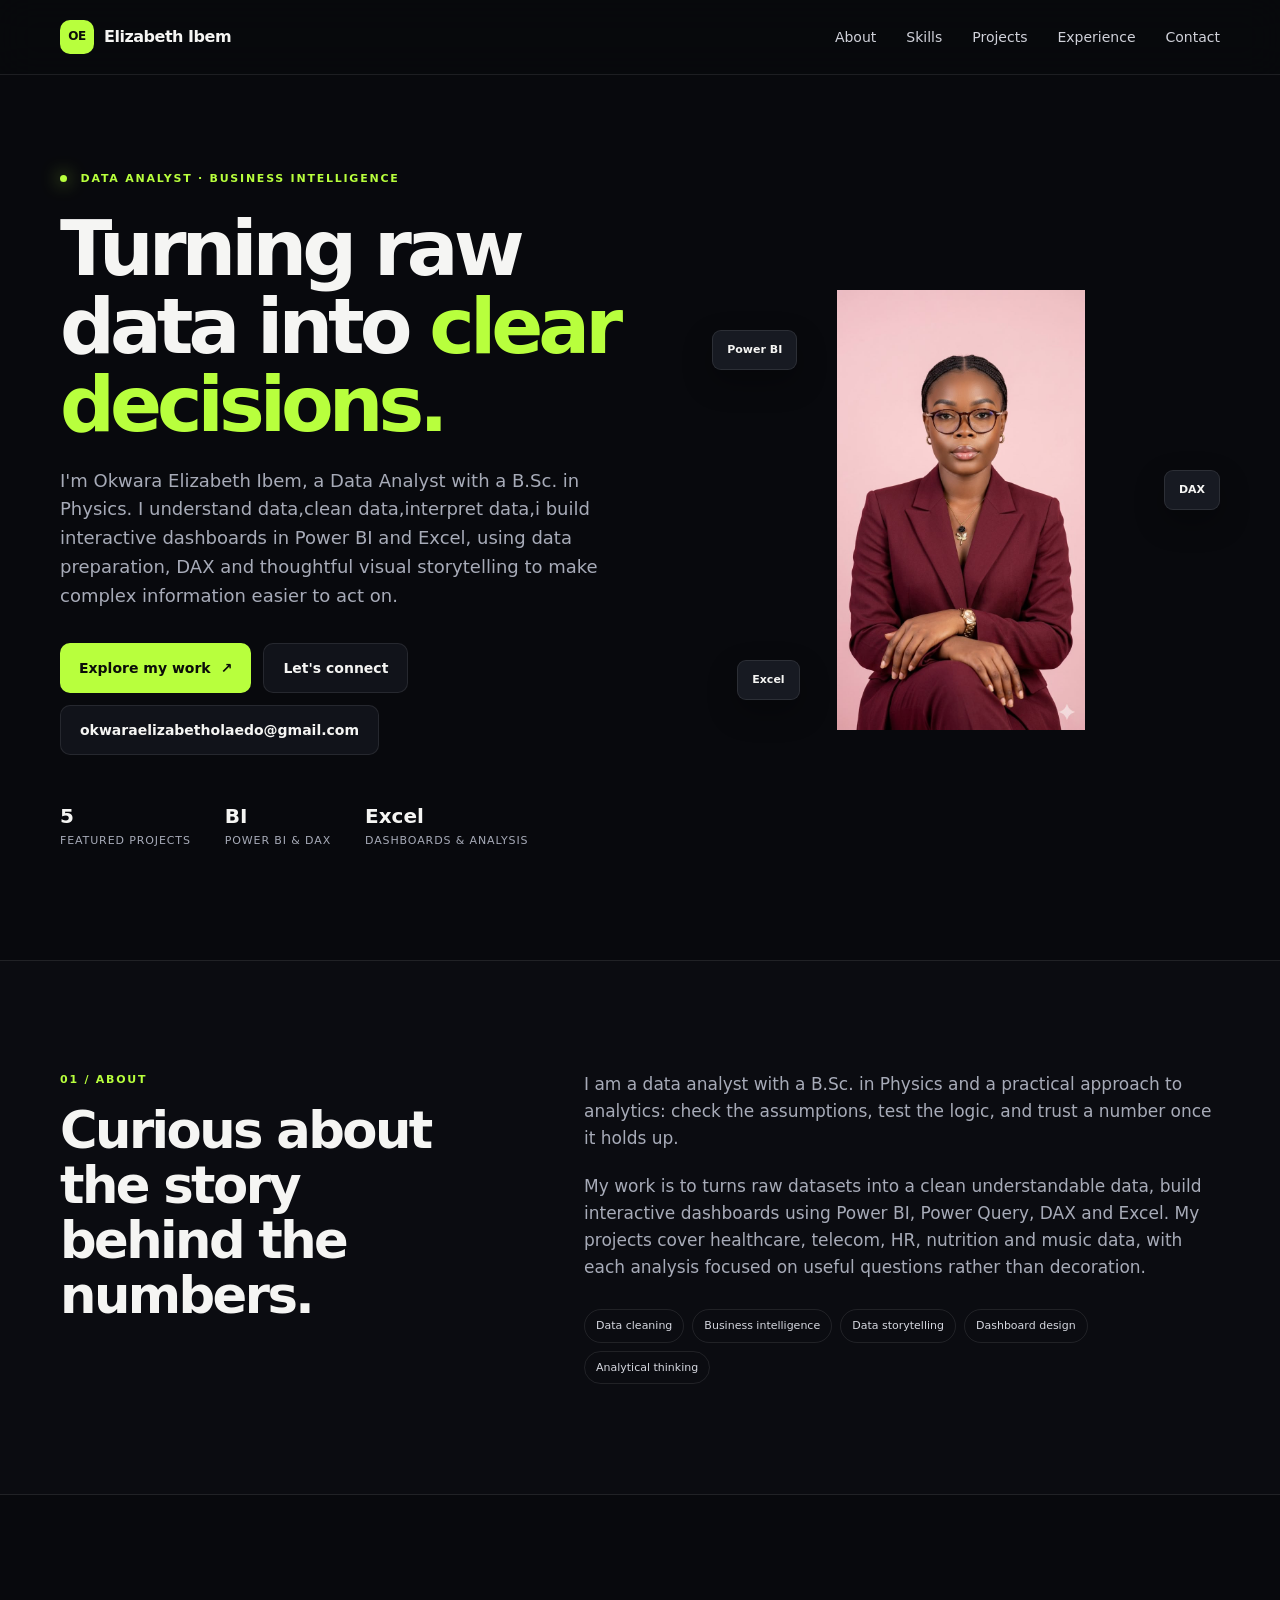
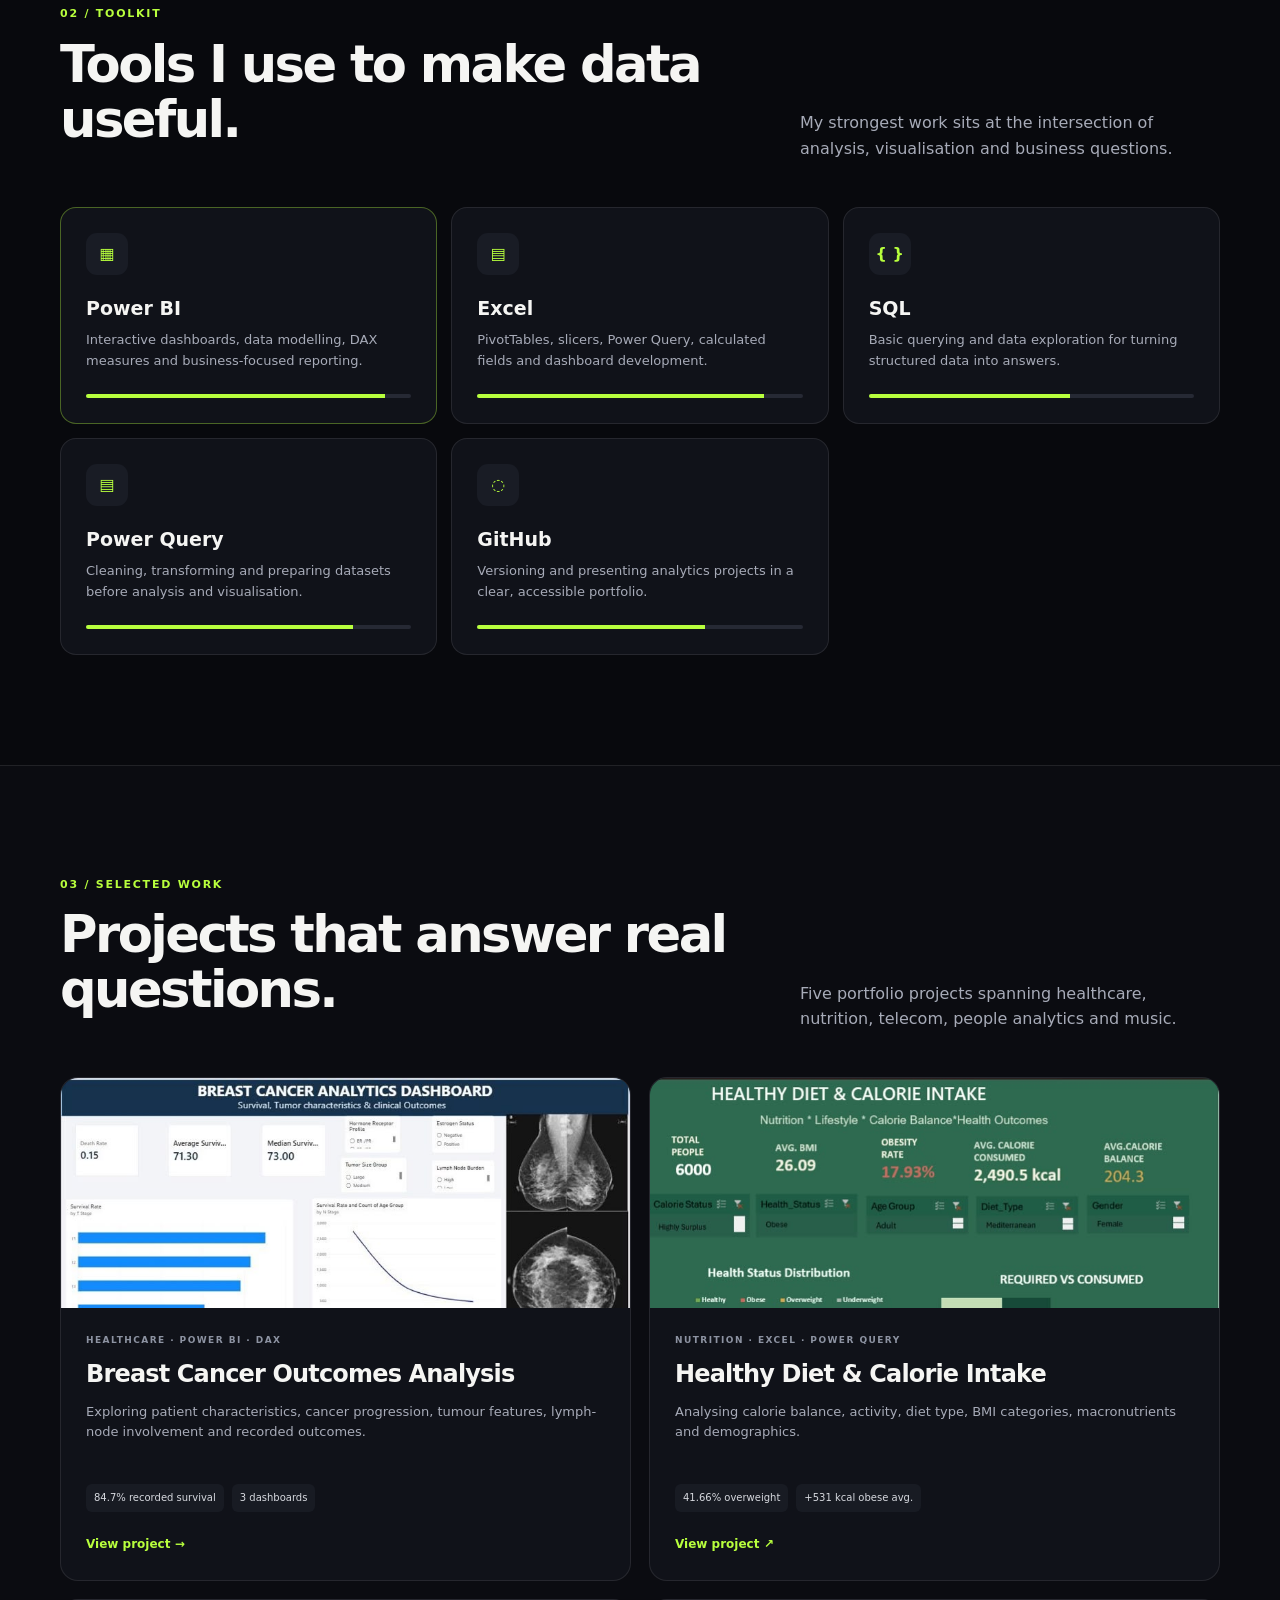
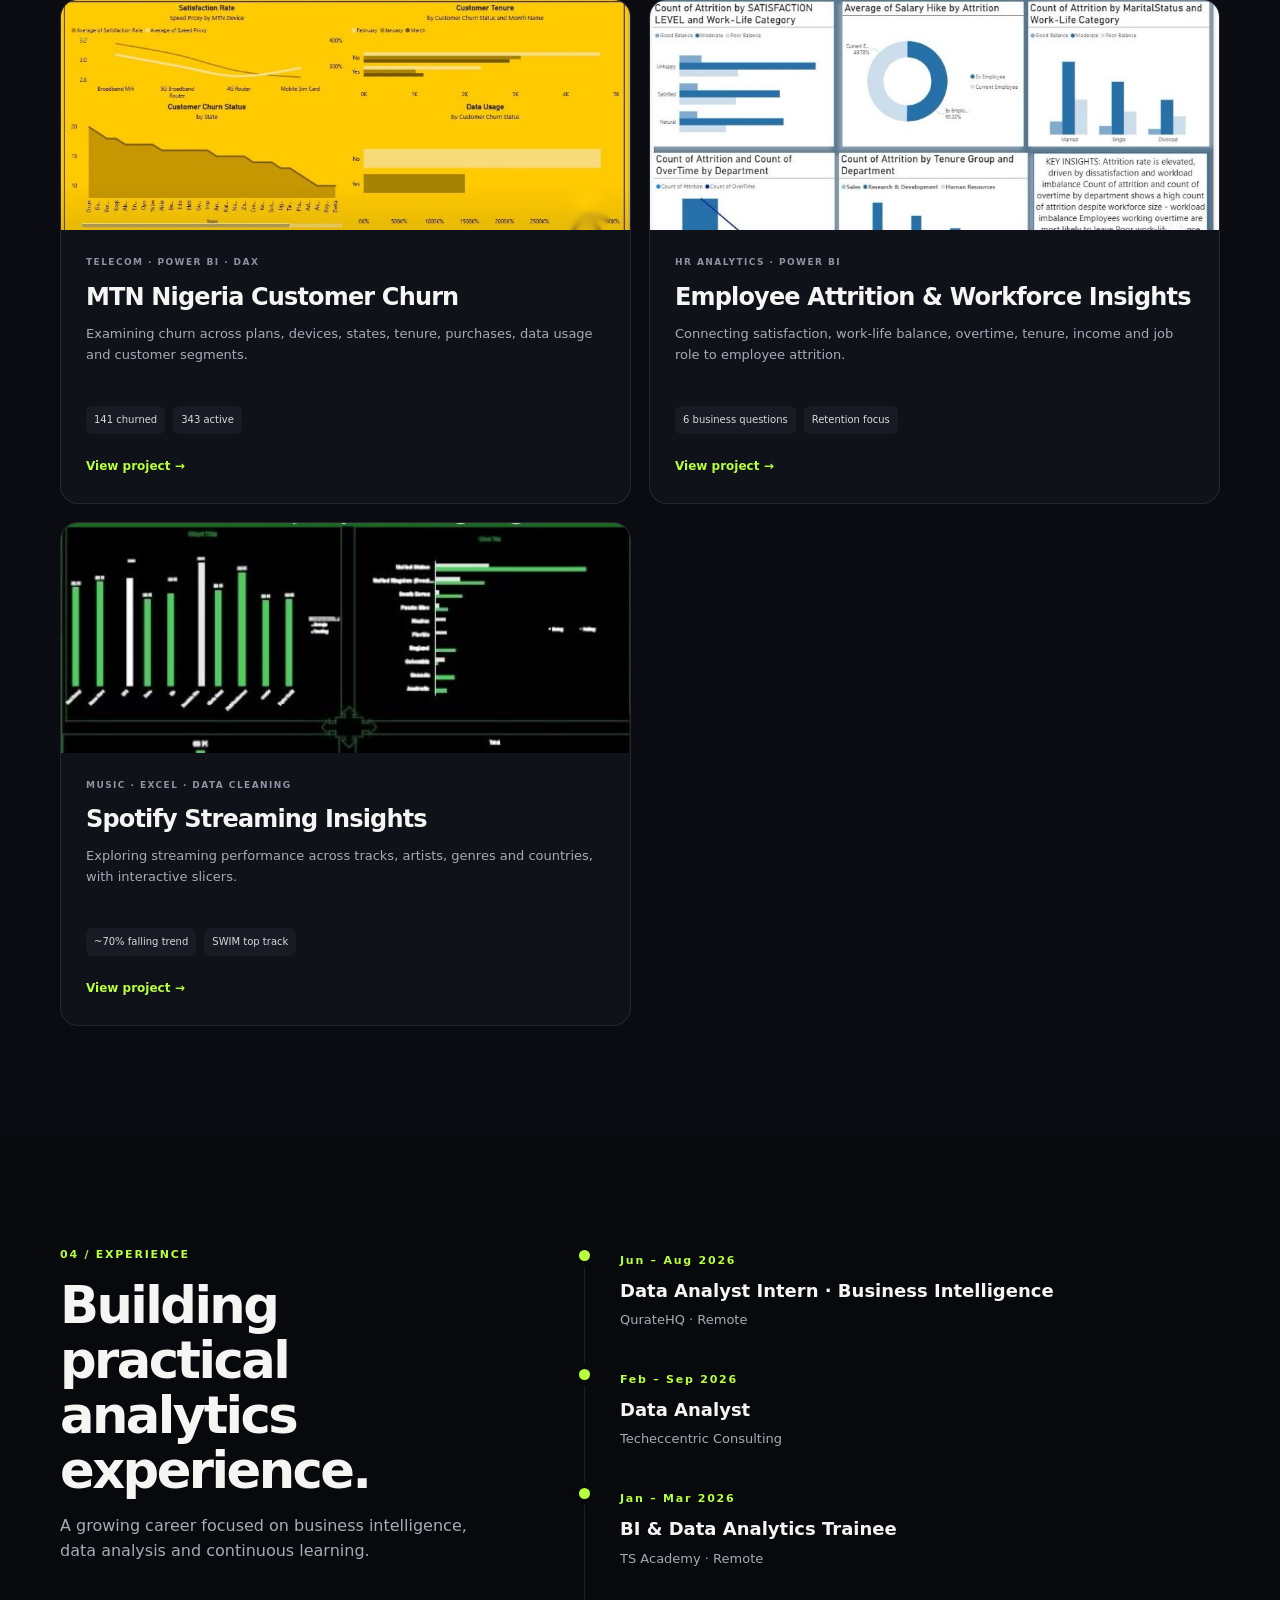
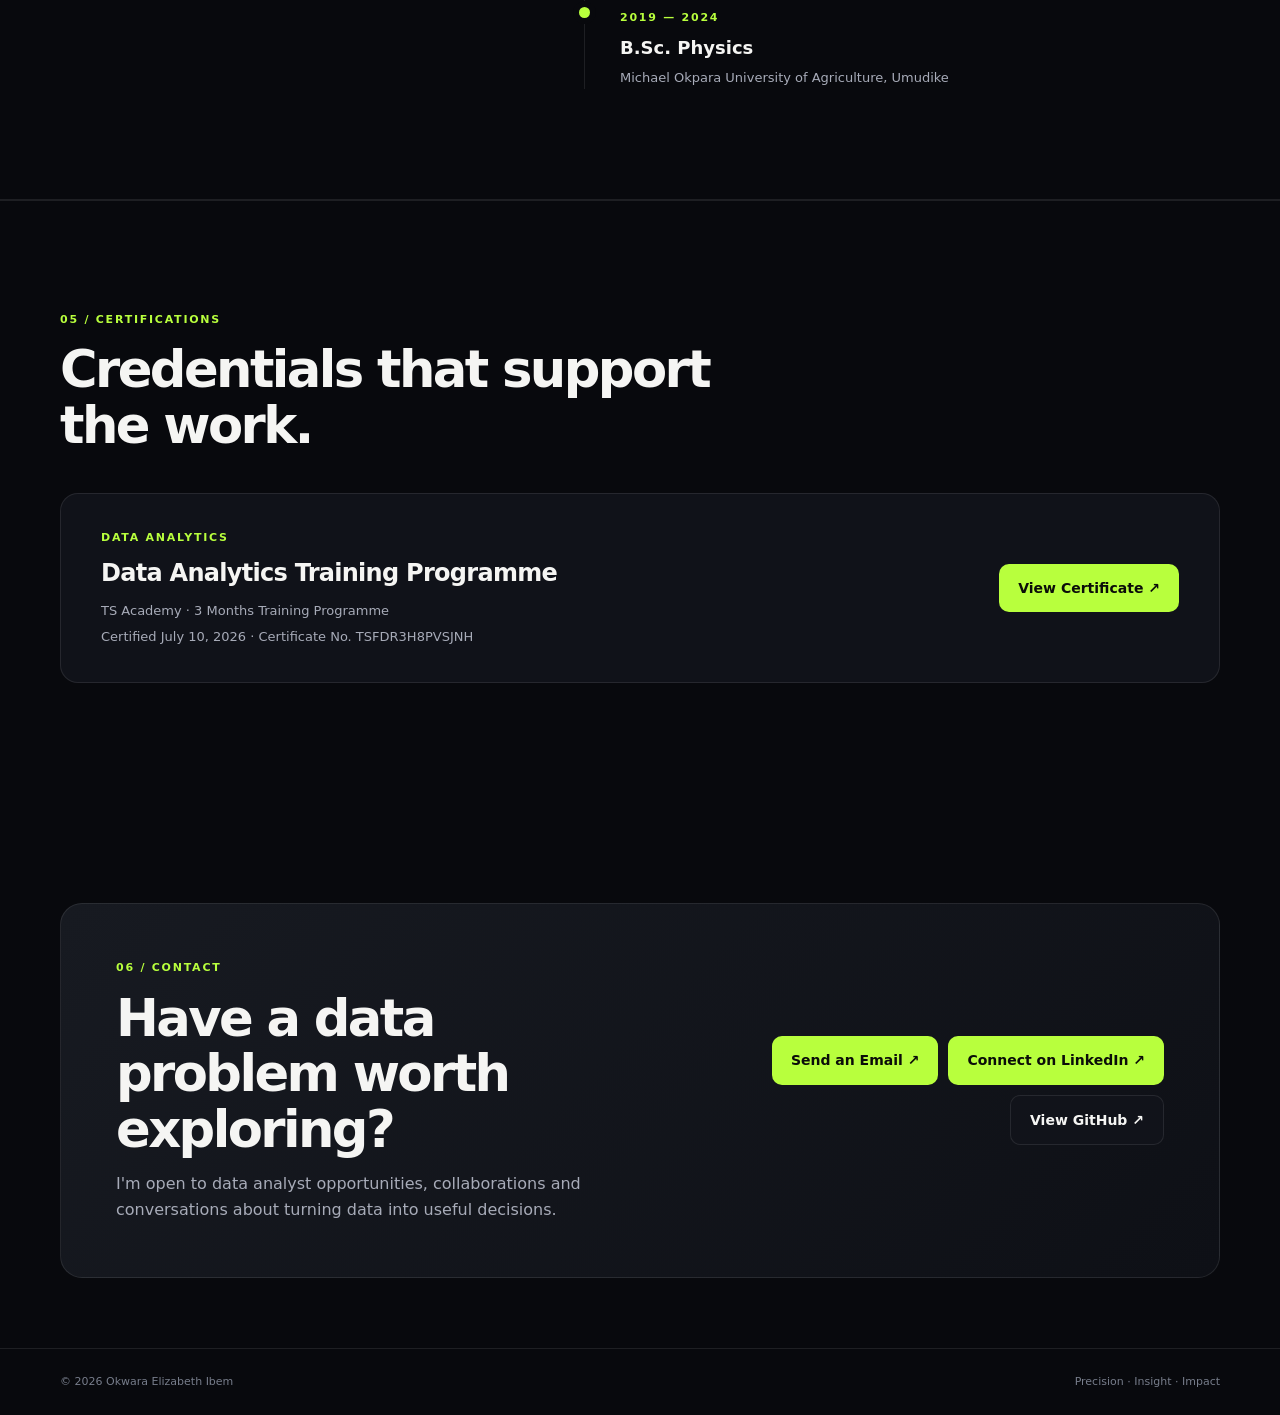
<file: index.html>
<!DOCTYPE html>
<html lang="en">
<head>
  <meta charset="UTF-8">
  <meta name="viewport" content="width=device-width, initial-scale=1.0">
  <meta name="description" content="Portfolio of Okwara Elizabeth Ibem, Data Analyst specialising in Power BI, Excel, data storytelling and business intelligence.">
  <title>Okwara Elizabeth Ibem | Data Analyst</title>
  <link rel="stylesheet" href="style.css">
</head>
<body>
  <div class="progress" id="progress"></div>

  <header class="site-header">
    <nav class="nav container">
      <a class="brand" href="#home" aria-label="Elizabeth home">
        <span class="brand-mark">OE</span>
        <span>Elizabeth Ibem</span>
      </a>
      <button class="menu-toggle" id="menuToggle" aria-label="Open navigation">☰</button>
      <div class="nav-links" id="navLinks">
        <a href="#about">About</a>
        <a href="#skills">Skills</a>
        <a href="#projects">Projects</a>
        <a href="#experience">Experience</a>
        <a href="#contact">Contact</a>
      </div>
    </nav>
  </header>

  <main>
    <section class="hero section" id="home">
      <div class="container hero-grid">
        <div class="hero-copy">
          <p class="eyebrow"><span class="dot"></span> DATA ANALYST · BUSINESS INTELLIGENCE</p>
          <h1>Turning raw data into <span>clear decisions.</span></h1>
          <p class="hero-text">
            I'm Okwara Elizabeth Ibem, a Data Analyst with a B.Sc. in Physics.
            I understand data,clean data,interpret data,i build interactive dashboards in Power BI and Excel, using data preparation,
            DAX and thoughtful visual storytelling to make complex information easier to act on.
          </p>
          <div class="hero-actions">
            <a class="btn btn-primary" href="#projects">Explore my work <span>↗</span></a>
            <a class="btn btn-secondary" href="#contact">Let's connect</a>
               <a class="btn btn-secondary" href="mailto:okwaraelizabetholaedo@gmail.com" class="email-link">
    okwaraelizabetholaedo@gmail.com</a>
          </div>
          <div class="quick-stats">
            <div><strong>5</strong><span>Featured projects</span></div>
            <div><strong>BI</strong><span>Power BI & DAX</span></div>
            <div><strong>Excel</strong><span>Dashboards & analysis</span></div>
          </div>
        </div>

               <div class="hero-card">
          <img src="ASSETS/elizabeth-main.jpeg" alt="Elizabeth Ibem, Data Analyst">
          <div class="floating-tag tag-one">Power BI</div>
          <div class="floating-tag tag-two">DAX</div>
          <div class="floating-tag tag-three">Excel</div>
        </div>
      </div>
    </section>

    <section class="about section" id="about">
      <div class="container two-col">
        <div>
          <p class="section-kicker">01 / ABOUT</p>
          <h2>Curious about the story behind the numbers.</h2>
        </div>
        <div class="about-copy">
          <p>
            I am a data analyst with a B.Sc. in Physics and a practical approach to analytics:
            check the assumptions, test the logic, and trust a number once it holds up.
          </p>
          <p>
            My work is to turns raw datasets into a clean understandable data, build interactive dashboards using Power BI,
            Power Query, DAX and Excel. My projects cover healthcare, telecom, HR, nutrition
            and music data, with each analysis focused on useful questions rather than decoration.
          </p>
          <div class="about-pills">
            <span>Data cleaning</span><span>Business intelligence</span><span>Data storytelling</span>
            <span>Dashboard design</span><span>Analytical thinking</span>
          </div>
        </div>
      </div>
    </section>

    <section class="skills section" id="skills">
      <div class="container">
        <p class="section-kicker">02 / TOOLKIT</p>
        <div class="section-heading">
          <h2>Tools I use to make data useful.</h2>
          <p>My strongest work sits at the intersection of analysis, visualisation and business questions.</p>
        </div>
        <div class="skill-grid">
          <article class="skill-card featured-skill">
            <div class="skill-icon">▦</div>
            <h3>Power BI</h3>
            <p>Interactive dashboards, data modelling, DAX measures and business-focused reporting.</p>
            <div class="meter"><span style="width:92%"></span></div>
          </article>
          <article class="skill-card">
            <div class="skill-icon">▤</div>
            <h3>Excel</h3>
            <p>PivotTables, slicers, Power Query, calculated fields and dashboard development.</p>
            <div class="meter"><span style="width:88%"></span></div>
          </article>
          <article class="skill-card">
            <div class="skill-icon">{ }</div>
            <h3>SQL</h3>
            <p>Basic querying and data exploration for turning structured data into answers.</p>
            <div class="meter"><span style="width:62%"></span></div>
          </article>
          <article class="skill-card">
            <div class="skill-icon">▤</div>
            <h3>Power Query</h3>
            <p>Cleaning, transforming and preparing datasets before analysis and visualisation.</p>
            <div class="meter"><span style="width:82%"></span></div>
          </article>
          <article class="skill-card">
            <div class="skill-icon">◌</div>
            <h3>GitHub</h3>
            <p>Versioning and presenting analytics projects in a clear, accessible portfolio.</p>
            <div class="meter"><span style="width:70%"></span></div>
          </article>
        </div>
      </div>
    </section>

    <section class="projects section" id="projects">
      <div class="container">
        <p class="section-kicker">03 / SELECTED WORK</p>
        <div class="section-heading project-heading">
          <div>
            <h2>Projects that answer real questions.</h2>
          </div>
          <p>Five portfolio projects spanning healthcare, nutrition, telecom, people analytics and music.</p>
        </div>

        <div class="project-grid">
          <article class="project-card project-blue">
            <div class="project-visual">
   <img src="ASSETS/breast-cancer-secondary.jpeg" alt="Breast Cancer Outcomes Analysis dashboard">
</div>
            <div class="project-body">
              <div class="project-meta">HEALTHCARE · POWER BI · DAX</div>
              <h3>Breast Cancer Outcomes Analysis</h3>
              <p>Exploring patient characteristics, cancer progression, tumour features, lymph-node involvement and recorded outcomes.</p>
              <div class="metric-row"><span>84.7% recorded survival</span><span>3 dashboards</span></div>
              <a href="project-breast-cancer.html">View project <span>→</span></a>
            </div>
          </article>

          <article class="project-card project-green">
            <div class="project-visual">
    <img src="ASSETS/diet-main.jpeg" alt="Healthy Diet & Calorie Intake dashboard">
</div>
            <div class="project-body">
              <div class="project-meta">NUTRITION · EXCEL · POWER QUERY</div>
              <h3>Healthy Diet & Calorie Intake</h3>
              <p>Analysing calorie balance, activity, diet type, BMI categories, macronutrients and demographics.</p>
              <div class="metric-row"><span>41.66% overweight</span><span>+531 kcal obese avg.</span></div>
               <a href="project-diet-calorie.html">View project <span>↗</span></a>
            </div>
          </article>

          <article class="project-card project-yellow">
            <div class="project-visual">
              <img src="ASSETS/mtn-churn-secondary.jpeg" alt="MTN Nigeria Customer Churn dashboard">
              </div>
            <div class="project-body">
              <div class="project-meta">TELECOM · POWER BI · DAX</div>
              <h3>MTN Nigeria Customer Churn</h3>
              <p>Examining churn across plans, devices, states, tenure, purchases, data usage and customer segments.</p>
              <div class="metric-row"><span>141 churned</span><span>343 active</span></div>
              <a href="project-mtn-churn.html">View project <span>→</span></a>
            </div>
          </article>

          <article class="project-card project-blue">
            <div class="project-visual">
             <img src="ASSETS/hr-attrition-main.jpeg" alt="Employee Attrition & Workforce Insights dashboard">
            </div>
            <div class="project-body">
              <div class="project-meta">HR ANALYTICS · POWER BI</div>
              <h3>Employee Attrition & Workforce Insights</h3>
              <p>Connecting satisfaction, work-life balance, overtime, tenure, income and job role to employee attrition.</p>
              <div class="metric-row"><span>6 business questions</span><span>Retention focus</span></div>
              <a href="project-hr-attrition.html">View project <span>→</span></a>
            </div>
          </article>

          <article class="project-card project-black">
            <div class="project-visual">
             <img src="ASSETS/spotify-main.jpeg" alt="Spotify Streaming Insights dashboard">
            </div>
            <div class="project-body">
              <div class="project-meta">MUSIC · EXCEL · DATA CLEANING</div>
              <h3>Spotify Streaming Insights</h3>
              <p>Exploring streaming performance across tracks, artists, genres and countries, with interactive slicers.</p>
              <div class="metric-row"><span>~70% falling trend</span><span>SWIM top track</span></div>
              <a href="project-spotify.html">View project <span>→</span></a>
            </div>
          </article>
        </div>
      </div>
    </section>

    <section class="experience section" id="experience">
      <div class="container two-col">
        <div>
          <p class="section-kicker">04 / EXPERIENCE</p>
          <h2>Building practical analytics experience.</h2>
          <p class="muted">A growing career focused on business intelligence, data analysis and continuous learning.</p>
        </div>
        <div class="timeline">
          <article class="timeline-item">
            <span class="timeline-dot"></span>
            <div><span class="time">Jun – Aug 2026</span><h3>Data Analyst Intern · Business Intelligence</h3><p>QurateHQ · Remote</p></div>
          </article>
          <article class="timeline-item">
            <span class="timeline-dot"></span>
            <div><span class="time">Feb – Sep 2026</span><h3>Data Analyst</h3><p>Techeccentric Consulting</p></div>
          </article>
          <article class="timeline-item">
            <span class="timeline-dot"></span>
            <div><span class="time">Jan – Mar 2026</span><h3>BI & Data Analytics Trainee</h3><p>TS Academy · Remote</p></div>
          </article>
          <article class="timeline-item">
            <span class="timeline-dot"></span>
            <div><span class="time">2019 — 2024</span><h3>B.Sc. Physics</h3><p>Michael Okpara University of Agriculture, Umudike</p></div>
          </article>
        </div>
      </div>
    </section>

        <section class="certifications section" id="certifications">
    <div class="container">
        <div>
            <p class="section-kicker">05 / CERTIFICATIONS</p>
            <h2>Credentials that support the work.</h2>
        </div>

        <div class="certification-card">
            <div>
                <p class="certification-type">DATA ANALYTICS</p>
                <h3>Data Analytics Training Programme</h3>
                <p>
                    TS Academy · 3 Months Training Programme
                </p>
                <p>
                    Certified July 10, 2026 · Certificate No. TSFDR3H8PVSJNH
                </p>
            </div>

            <a
                class="btn btn-primary"
                href="ASSETS/certificate-9438.pdf"
                target="_blank"
                rel="noopener"
            >
                View Certificate ↗
            </a>
        </div>
    </div>
</section>
    <section class="contact section" id="contact">
      <div class="container contact-card">
        <div>
          <p class="section-kicker">06 / CONTACT</p>
          <h2>Have a data problem worth exploring?</h2>
          <p>I'm open to data analyst opportunities, collaborations and conversations about turning data into useful decisions.</p>
        </div>
        <div class="contact-actions">
          <a class="btn btn-primary" href="mailto:okwaraelizabetholaedo@gmail.com">Send an Email ↗</a>
          <a class="btn btn-primary" href="https://www.linkedin.com/in/okwaraelizabeth" target="_blank" rel="noopener">Connect on LinkedIn ↗</a>
          <a class="btn btn-secondary" href="https://github.com/okwaraelizabetholaedo-a/Data-Analytics-Portfolio" target="_blank" rel="noopener">View GitHub ↗</a>
        </div>
      </div>
    </section>
  </main>

  <footer class="footer">
    <div class="container footer-inner">
      <span>© <span id="year"></span> Okwara Elizabeth Ibem</span>
      <span>Precision · Insight · Impact</span>
    </div>
  </footer>

  <script src="script.js"></script>
</body>
</html>
</file>
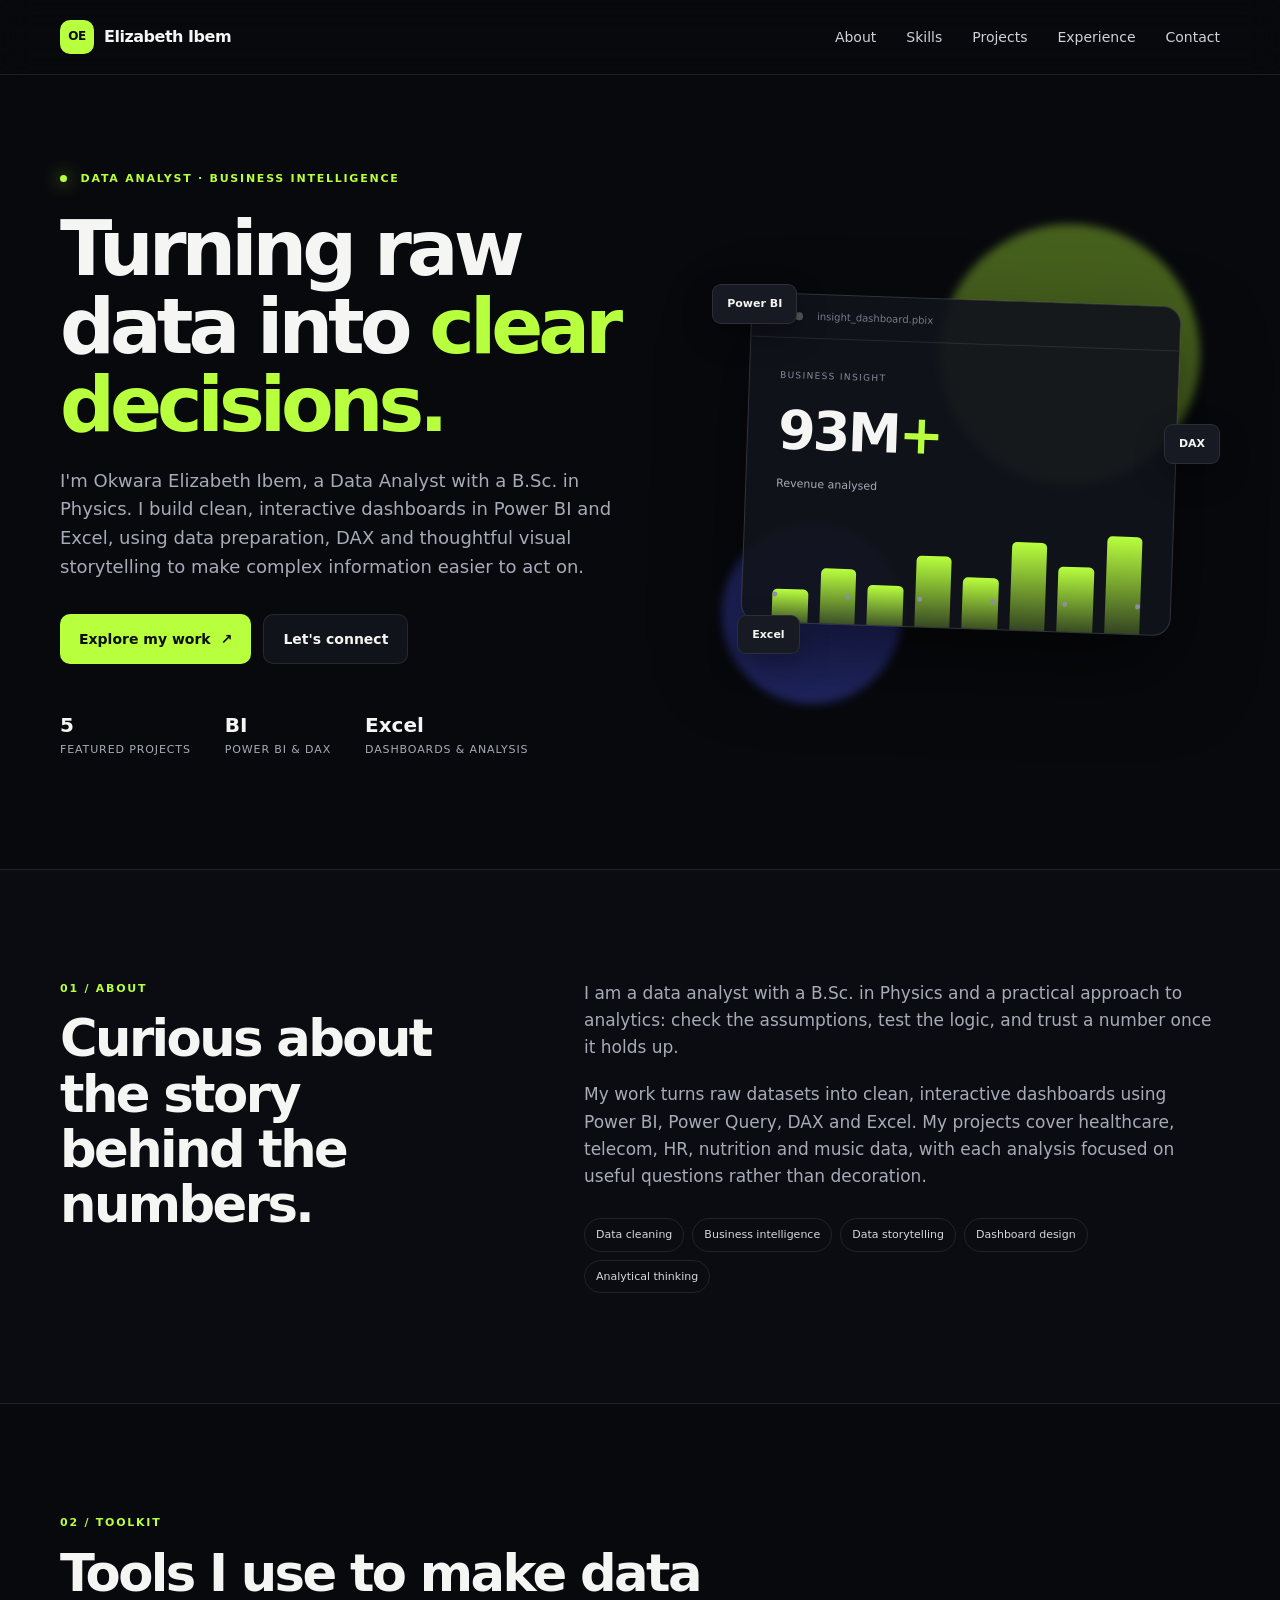
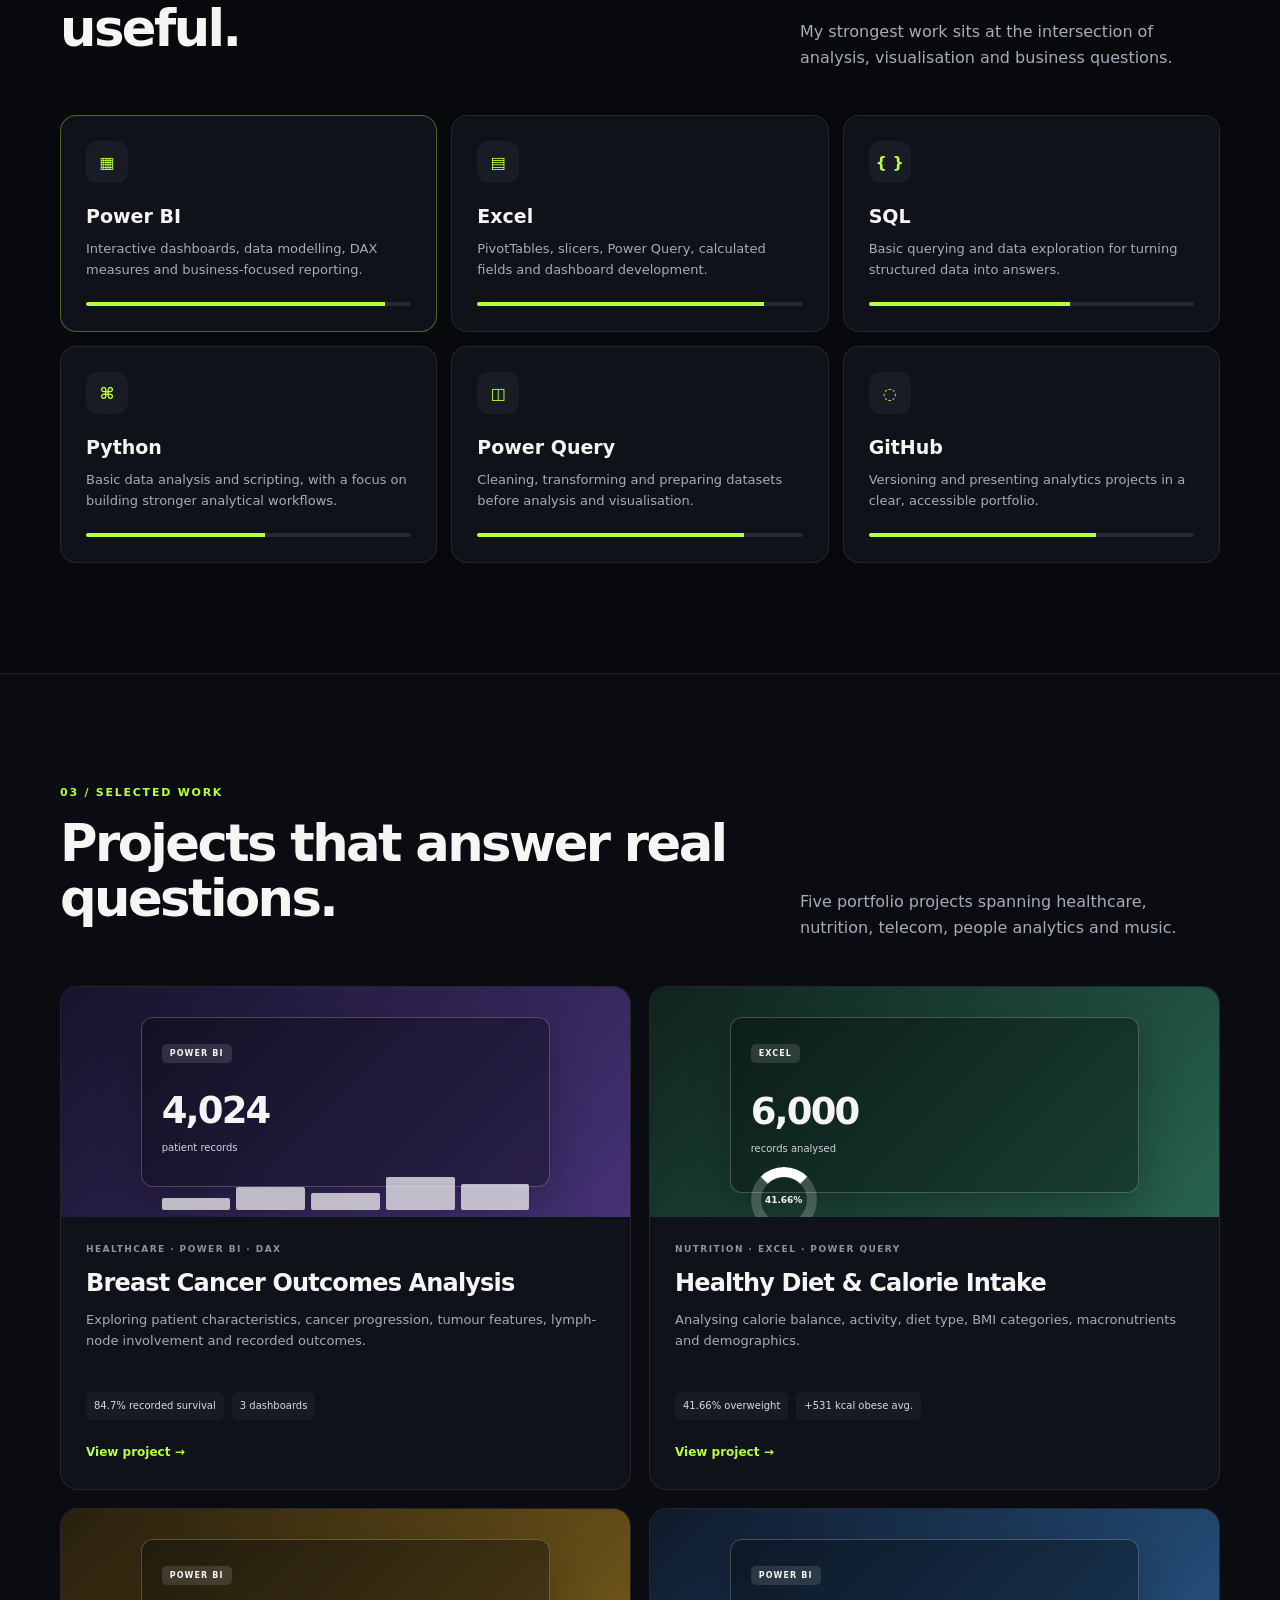
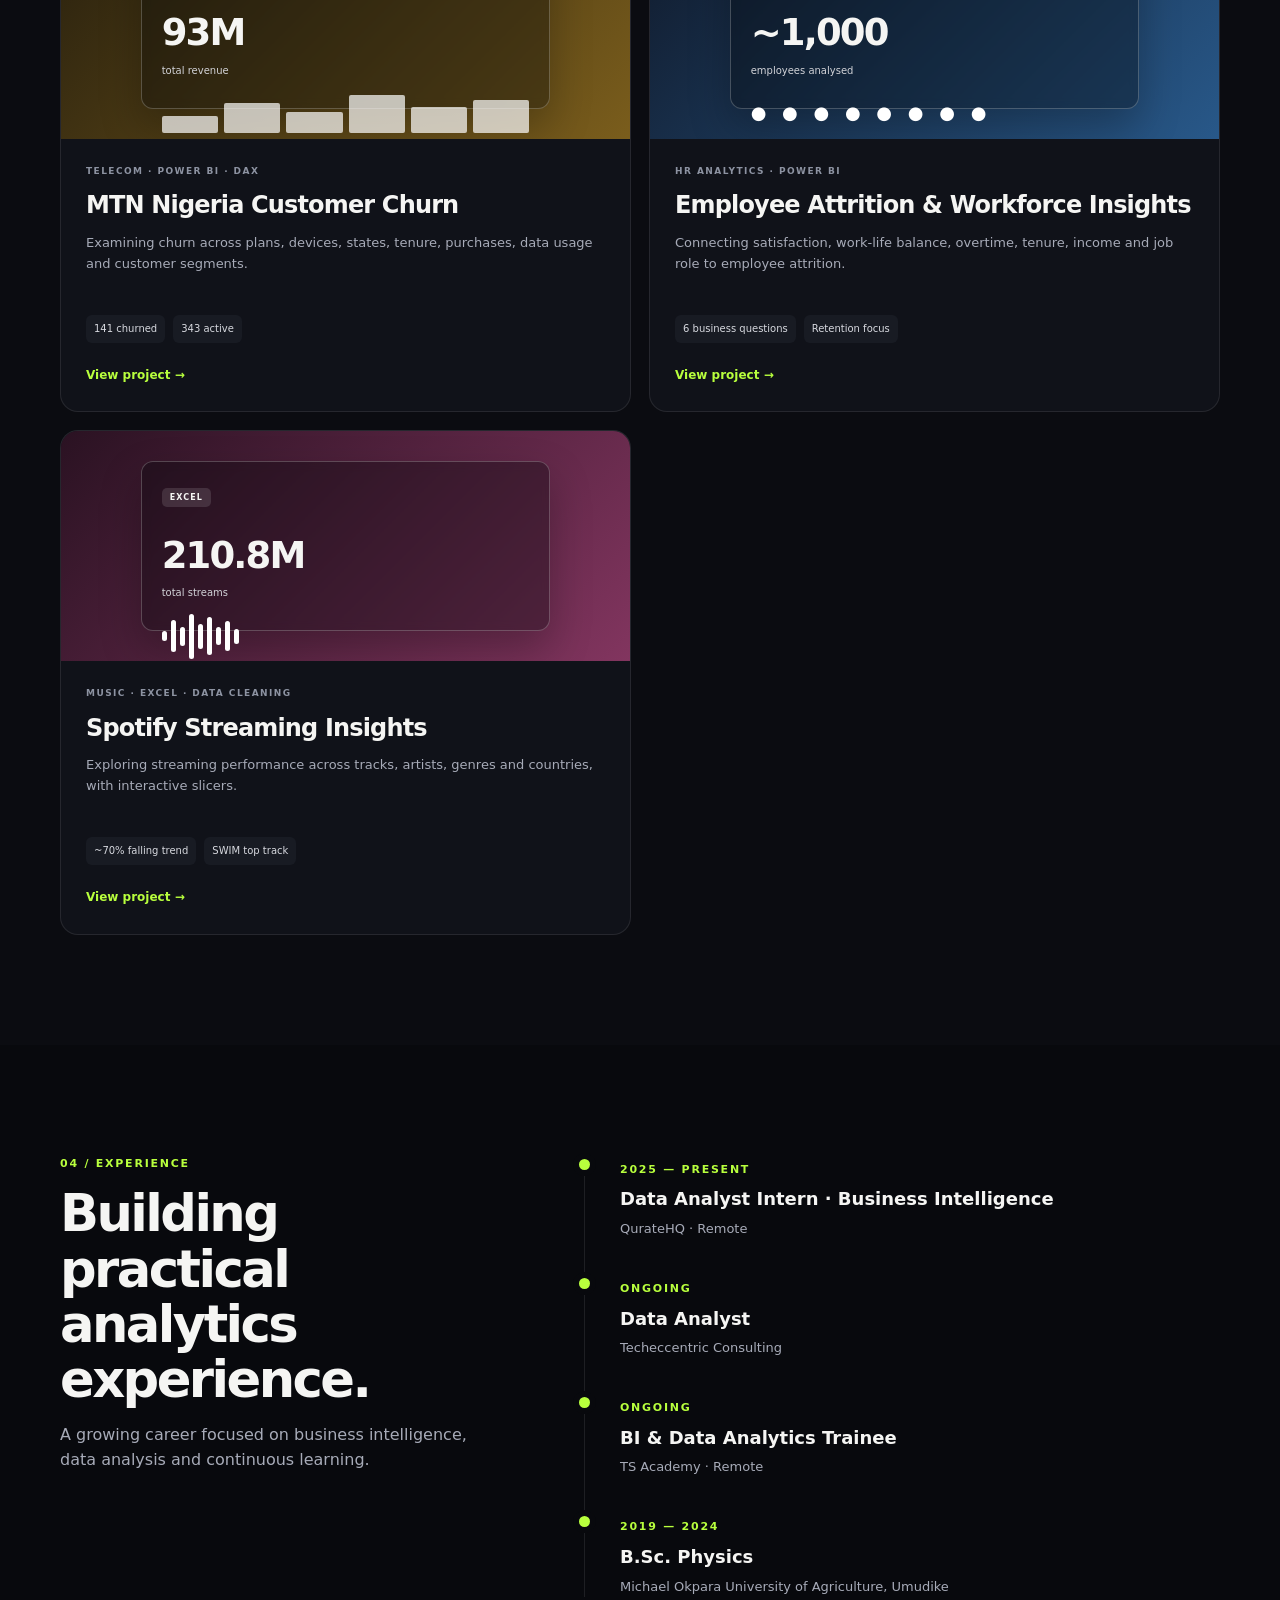
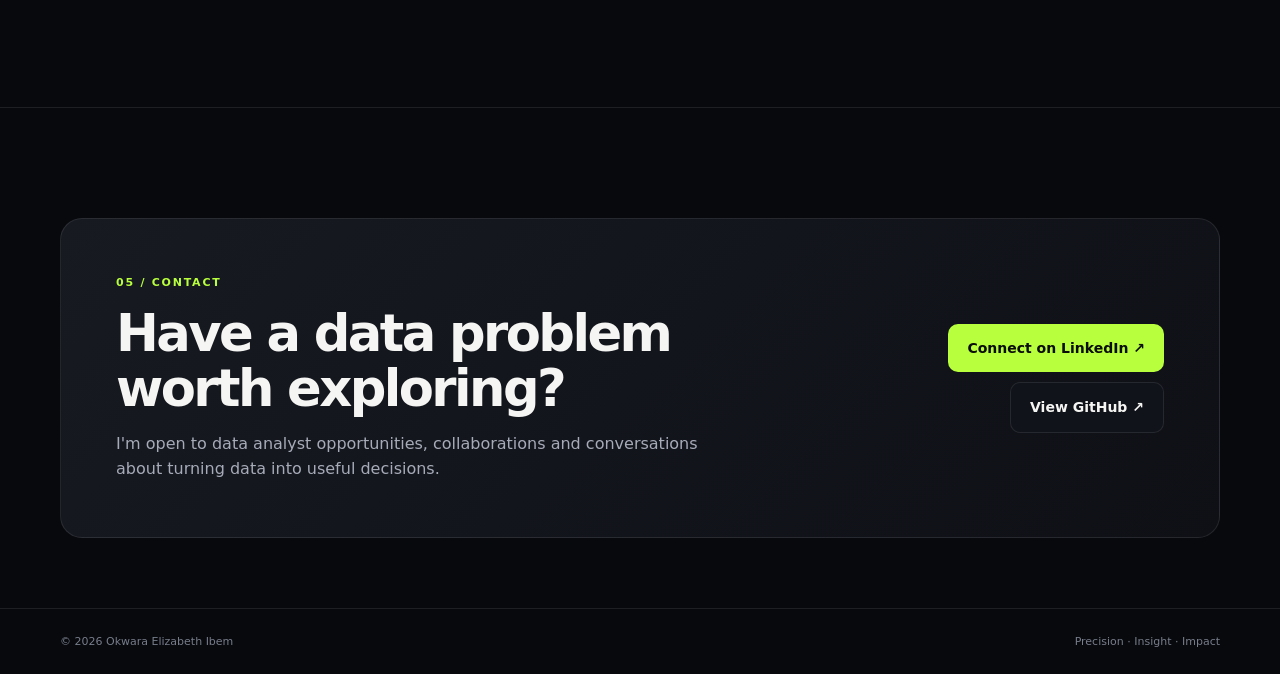
<file: Elizabeth-Ibem-Portfolio-Website/index.html>
<!DOCTYPE html>
<html lang="en">
<head>
  <meta charset="UTF-8">
  <meta name="viewport" content="width=device-width, initial-scale=1.0">
  <meta name="description" content="Portfolio of Okwara Elizabeth Ibem, Data Analyst specialising in Power BI, Excel, data storytelling and business intelligence.">
  <title>Okwara Elizabeth Ibem | Data Analyst</title>
  <link rel="stylesheet" href="style.css">
</head>
<body>
  <div class="progress" id="progress"></div>

  <header class="site-header">
    <nav class="nav container">
      <a class="brand" href="#home" aria-label="Elizabeth home">
        <span class="brand-mark">OE</span>
        <span>Elizabeth Ibem</span>
      </a>
      <button class="menu-toggle" id="menuToggle" aria-label="Open navigation">☰</button>
      <div class="nav-links" id="navLinks">
        <a href="#about">About</a>
        <a href="#skills">Skills</a>
        <a href="#projects">Projects</a>
        <a href="#experience">Experience</a>
        <a href="#contact">Contact</a>
      </div>
    </nav>
  </header>

  <main>
    <section class="hero section" id="home">
      <div class="container hero-grid">
        <div class="hero-copy">
          <p class="eyebrow"><span class="dot"></span> DATA ANALYST · BUSINESS INTELLIGENCE</p>
          <h1>Turning raw data into <span>clear decisions.</span></h1>
          <p class="hero-text">
            I'm Okwara Elizabeth Ibem, a Data Analyst with a B.Sc. in Physics.
            I build clean, interactive dashboards in Power BI and Excel, using data preparation,
            DAX and thoughtful visual storytelling to make complex information easier to act on.
          </p>
          <div class="hero-actions">
            <a class="btn btn-primary" href="#projects">Explore my work <span>↗</span></a>
            <a class="btn btn-secondary" href="#contact">Let's connect</a>
          </div>
          <div class="quick-stats">
            <div><strong>5</strong><span>Featured projects</span></div>
            <div><strong>BI</strong><span>Power BI & DAX</span></div>
            <div><strong>Excel</strong><span>Dashboards & analysis</span></div>
          </div>
        </div>

        <div class="hero-card">
          <div class="orb orb-one"></div>
          <div class="orb orb-two"></div>
          <div class="data-window">
            <div class="window-top">
              <span class="window-dot"></span><span class="window-dot"></span><span class="window-dot"></span>
              <span class="window-title">insight_dashboard.pbix</span>
            </div>
            <div class="chart-area">
              <div class="chart-label">BUSINESS INSIGHT</div>
              <div class="big-number">93M<span>+</span></div>
              <div class="mini-label">Revenue analysed</div>
              <div class="bars">
                <i style="height:38%"></i><i style="height:58%"></i><i style="height:44%"></i>
                <i style="height:72%"></i><i style="height:54%"></i><i style="height:88%"></i>
                <i style="height:67%"></i><i style="height:96%"></i>
              </div>
              <div class="chart-line">
                <span></span><span></span><span></span><span></span><span></span><span></span>
              </div>
            </div>
          </div>
          <div class="floating-tag tag-one">Power BI</div>
          <div class="floating-tag tag-two">DAX</div>
          <div class="floating-tag tag-three">Excel</div>
        </div>
      </div>
    </section>

    <section class="about section" id="about">
      <div class="container two-col">
        <div>
          <p class="section-kicker">01 / ABOUT</p>
          <h2>Curious about the story behind the numbers.</h2>
        </div>
        <div class="about-copy">
          <p>
            I am a data analyst with a B.Sc. in Physics and a practical approach to analytics:
            check the assumptions, test the logic, and trust a number once it holds up.
          </p>
          <p>
            My work turns raw datasets into clean, interactive dashboards using Power BI,
            Power Query, DAX and Excel. My projects cover healthcare, telecom, HR, nutrition
            and music data, with each analysis focused on useful questions rather than decoration.
          </p>
          <div class="about-pills">
            <span>Data cleaning</span><span>Business intelligence</span><span>Data storytelling</span>
            <span>Dashboard design</span><span>Analytical thinking</span>
          </div>
        </div>
      </div>
    </section>

    <section class="skills section" id="skills">
      <div class="container">
        <p class="section-kicker">02 / TOOLKIT</p>
        <div class="section-heading">
          <h2>Tools I use to make data useful.</h2>
          <p>My strongest work sits at the intersection of analysis, visualisation and business questions.</p>
        </div>
        <div class="skill-grid">
          <article class="skill-card featured-skill">
            <div class="skill-icon">▦</div>
            <h3>Power BI</h3>
            <p>Interactive dashboards, data modelling, DAX measures and business-focused reporting.</p>
            <div class="meter"><span style="width:92%"></span></div>
          </article>
          <article class="skill-card">
            <div class="skill-icon">▤</div>
            <h3>Excel</h3>
            <p>PivotTables, slicers, Power Query, calculated fields and dashboard development.</p>
            <div class="meter"><span style="width:88%"></span></div>
          </article>
          <article class="skill-card">
            <div class="skill-icon">{ }</div>
            <h3>SQL</h3>
            <p>Basic querying and data exploration for turning structured data into answers.</p>
            <div class="meter"><span style="width:62%"></span></div>
          </article>
          <article class="skill-card">
            <div class="skill-icon">⌘</div>
            <h3>Python</h3>
            <p>Basic data analysis and scripting, with a focus on building stronger analytical workflows.</p>
            <div class="meter"><span style="width:55%"></span></div>
          </article>
          <article class="skill-card">
            <div class="skill-icon">◫</div>
            <h3>Power Query</h3>
            <p>Cleaning, transforming and preparing datasets before analysis and visualisation.</p>
            <div class="meter"><span style="width:82%"></span></div>
          </article>
          <article class="skill-card">
            <div class="skill-icon">◌</div>
            <h3>GitHub</h3>
            <p>Versioning and presenting analytics projects in a clear, accessible portfolio.</p>
            <div class="meter"><span style="width:70%"></span></div>
          </article>
        </div>
      </div>
    </section>

    <section class="projects section" id="projects">
      <div class="container">
        <p class="section-kicker">03 / SELECTED WORK</p>
        <div class="section-heading project-heading">
          <div>
            <h2>Projects that answer real questions.</h2>
          </div>
          <p>Five portfolio projects spanning healthcare, nutrition, telecom, people analytics and music.</p>
        </div>

        <div class="project-grid">
          <article class="project-card project-purple">
            <div class="project-visual">
              <div class="visual-ui">
                <span class="visual-badge">POWER BI</span>
                <div class="visual-number">4,024</div>
                <div class="visual-caption">patient records</div>
                <div class="visual-bars"><i></i><i></i><i></i><i></i><i></i></div>
              </div>
            </div>
            <div class="project-body">
              <div class="project-meta">HEALTHCARE · POWER BI · DAX</div>
              <h3>Breast Cancer Outcomes Analysis</h3>
              <p>Exploring patient characteristics, cancer progression, tumour features, lymph-node involvement and recorded outcomes.</p>
              <div class="metric-row"><span>84.7% recorded survival</span><span>3 dashboards</span></div>
              <a href="project-breast-cancer.md">View project <span>→</span></a>
            </div>
          </article>

          <article class="project-card project-green">
            <div class="project-visual">
              <div class="visual-ui">
                <span class="visual-badge">EXCEL</span>
                <div class="visual-number">6,000</div>
                <div class="visual-caption">records analysed</div>
                <div class="donut"><span>41.66%</span></div>
              </div>
            </div>
            <div class="project-body">
              <div class="project-meta">NUTRITION · EXCEL · POWER QUERY</div>
              <h3>Healthy Diet & Calorie Intake</h3>
              <p>Analysing calorie balance, activity, diet type, BMI categories, macronutrients and demographics.</p>
              <div class="metric-row"><span>41.66% overweight</span><span>+531 kcal obese avg.</span></div>
              <a href="project-diet-calorie.md">View project <span>→</span></a>
            </div>
          </article>

          <article class="project-card project-yellow">
            <div class="project-visual">
              <div class="visual-ui">
                <span class="visual-badge">POWER BI</span>
                <div class="visual-number">93M</div>
                <div class="visual-caption">total revenue</div>
                <div class="mini-bars"><i></i><i></i><i></i><i></i><i></i><i></i></div>
              </div>
            </div>
            <div class="project-body">
              <div class="project-meta">TELECOM · POWER BI · DAX</div>
              <h3>MTN Nigeria Customer Churn</h3>
              <p>Examining churn across plans, devices, states, tenure, purchases, data usage and customer segments.</p>
              <div class="metric-row"><span>141 churned</span><span>343 active</span></div>
              <a href="project-mtn-churn.md">View project <span>→</span></a>
            </div>
          </article>

          <article class="project-card project-blue">
            <div class="project-visual">
              <div class="visual-ui">
                <span class="visual-badge">POWER BI</span>
                <div class="visual-number">~1,000</div>
                <div class="visual-caption">employees analysed</div>
                <div class="people-dots">● ● ● ● ● ● ● ●</div>
              </div>
            </div>
            <div class="project-body">
              <div class="project-meta">HR ANALYTICS · POWER BI</div>
              <h3>Employee Attrition & Workforce Insights</h3>
              <p>Connecting satisfaction, work-life balance, overtime, tenure, income and job role to employee attrition.</p>
              <div class="metric-row"><span>6 business questions</span><span>Retention focus</span></div>
              <a href="project-hr-attrition.md">View project <span>→</span></a>
            </div>
          </article>

          <article class="project-card project-pink">
            <div class="project-visual">
              <div class="visual-ui">
                <span class="visual-badge">EXCEL</span>
                <div class="visual-number">210.8M</div>
                <div class="visual-caption">total streams</div>
                <div class="sound-wave"><i></i><i></i><i></i><i></i><i></i><i></i><i></i><i></i><i></i></div>
              </div>
            </div>
            <div class="project-body">
              <div class="project-meta">MUSIC · EXCEL · DATA CLEANING</div>
              <h3>Spotify Streaming Insights</h3>
              <p>Exploring streaming performance across tracks, artists, genres and countries, with interactive slicers.</p>
              <div class="metric-row"><span>~70% falling trend</span><span>SWIM top track</span></div>
              <a href="project-spotify.md">View project <span>→</span></a>
            </div>
          </article>
        </div>
      </div>
    </section>

    <section class="experience section" id="experience">
      <div class="container two-col">
        <div>
          <p class="section-kicker">04 / EXPERIENCE</p>
          <h2>Building practical analytics experience.</h2>
          <p class="muted">A growing career focused on business intelligence, data analysis and continuous learning.</p>
        </div>
        <div class="timeline">
          <article class="timeline-item">
            <span class="timeline-dot"></span>
            <div><span class="time">2025 — PRESENT</span><h3>Data Analyst Intern · Business Intelligence</h3><p>QurateHQ · Remote</p></div>
          </article>
          <article class="timeline-item">
            <span class="timeline-dot"></span>
            <div><span class="time">ONGOING</span><h3>Data Analyst</h3><p>Techeccentric Consulting</p></div>
          </article>
          <article class="timeline-item">
            <span class="timeline-dot"></span>
            <div><span class="time">ONGOING</span><h3>BI & Data Analytics Trainee</h3><p>TS Academy · Remote</p></div>
          </article>
          <article class="timeline-item">
            <span class="timeline-dot"></span>
            <div><span class="time">2019 — 2024</span><h3>B.Sc. Physics</h3><p>Michael Okpara University of Agriculture, Umudike</p></div>
          </article>
        </div>
      </div>
    </section>

    <section class="contact section" id="contact">
      <div class="container contact-card">
        <div>
          <p class="section-kicker">05 / CONTACT</p>
          <h2>Have a data problem worth exploring?</h2>
          <p>I'm open to data analyst opportunities, collaborations and conversations about turning data into useful decisions.</p>
        </div>
        <div class="contact-actions">
          <a class="btn btn-primary" href="https://www.linkedin.com/in/okwaraelizabeth" target="_blank" rel="noopener">Connect on LinkedIn ↗</a>
          <a class="btn btn-secondary" href="https://github.com/okwaraelizabetholaedo-a/Data-Analytics-Portfolio" target="_blank" rel="noopener">View GitHub ↗</a>
        </div>
      </div>
    </section>
  </main>

  <footer class="footer">
    <div class="container footer-inner">
      <span>© <span id="year"></span> Okwara Elizabeth Ibem</span>
      <span>Precision · Insight · Impact</span>
    </div>
  </footer>

  <script src="script.js"></script>
</body>
</html>
</file>
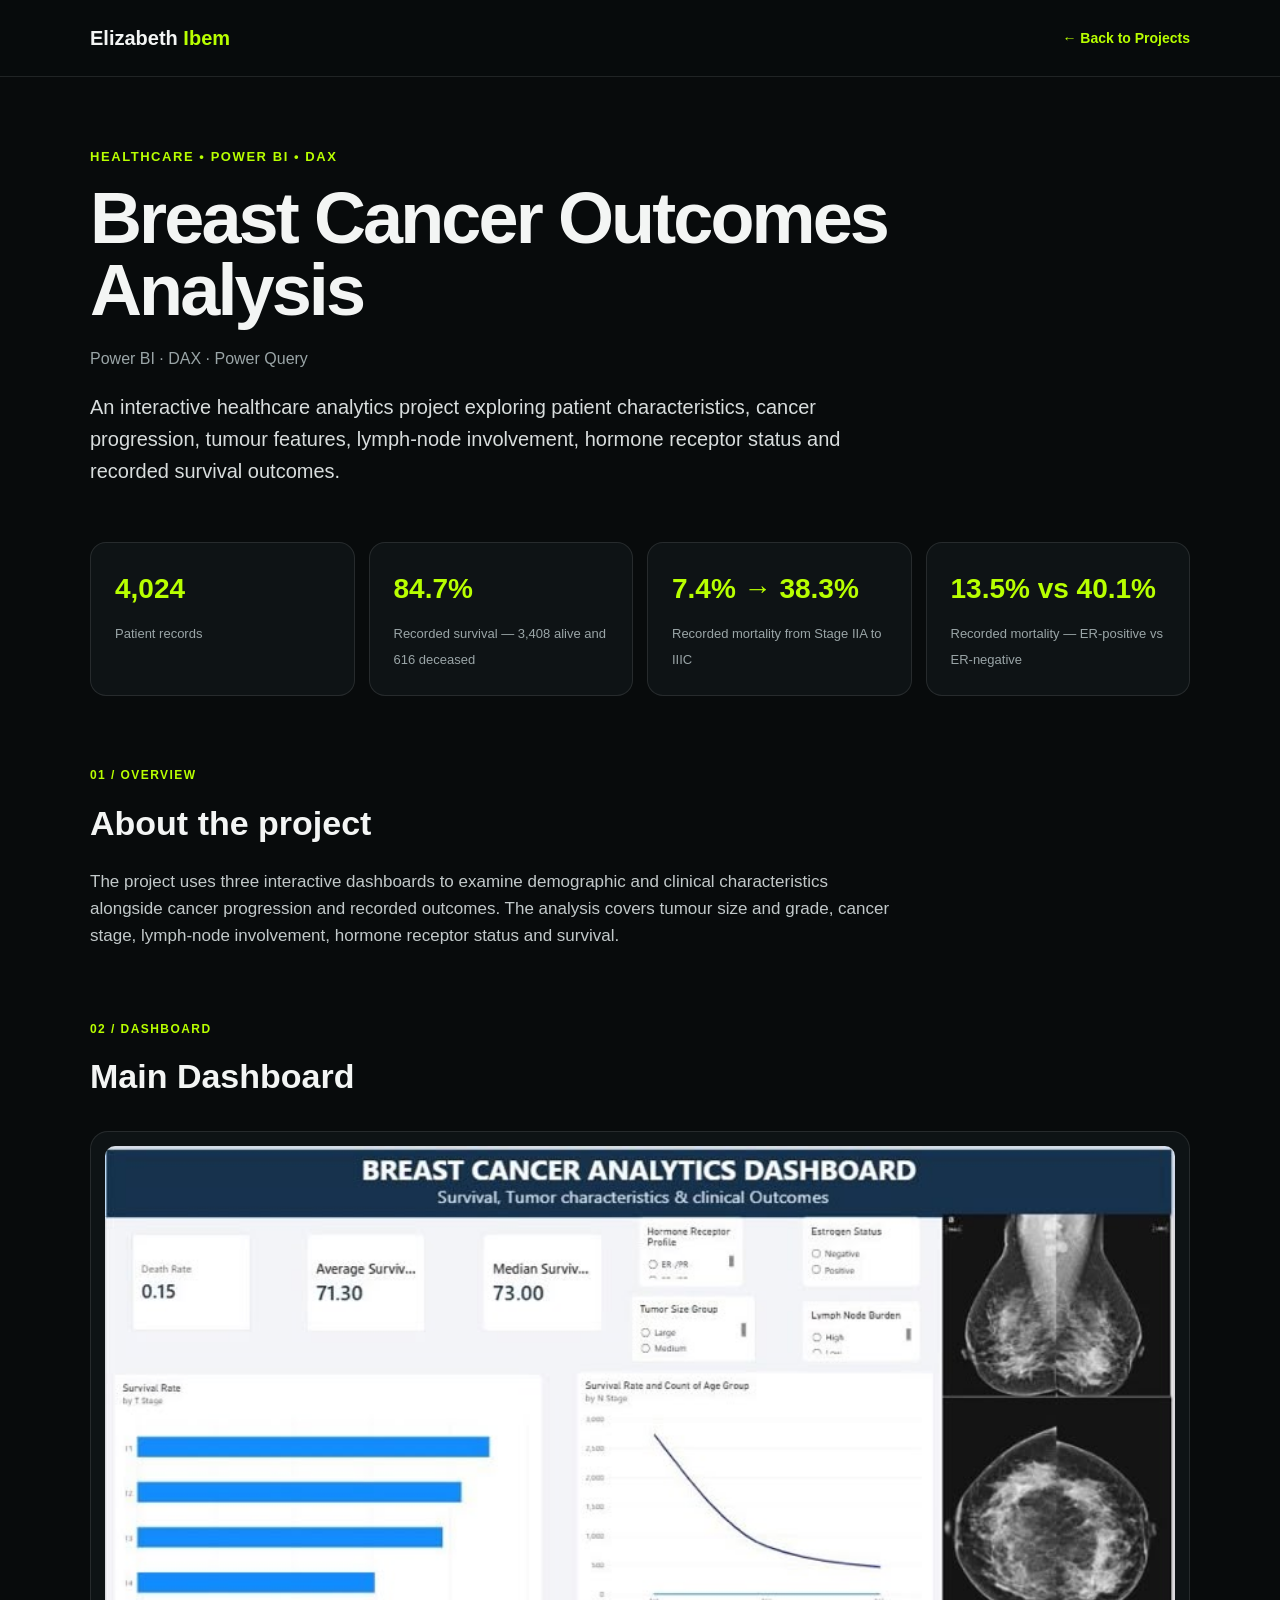
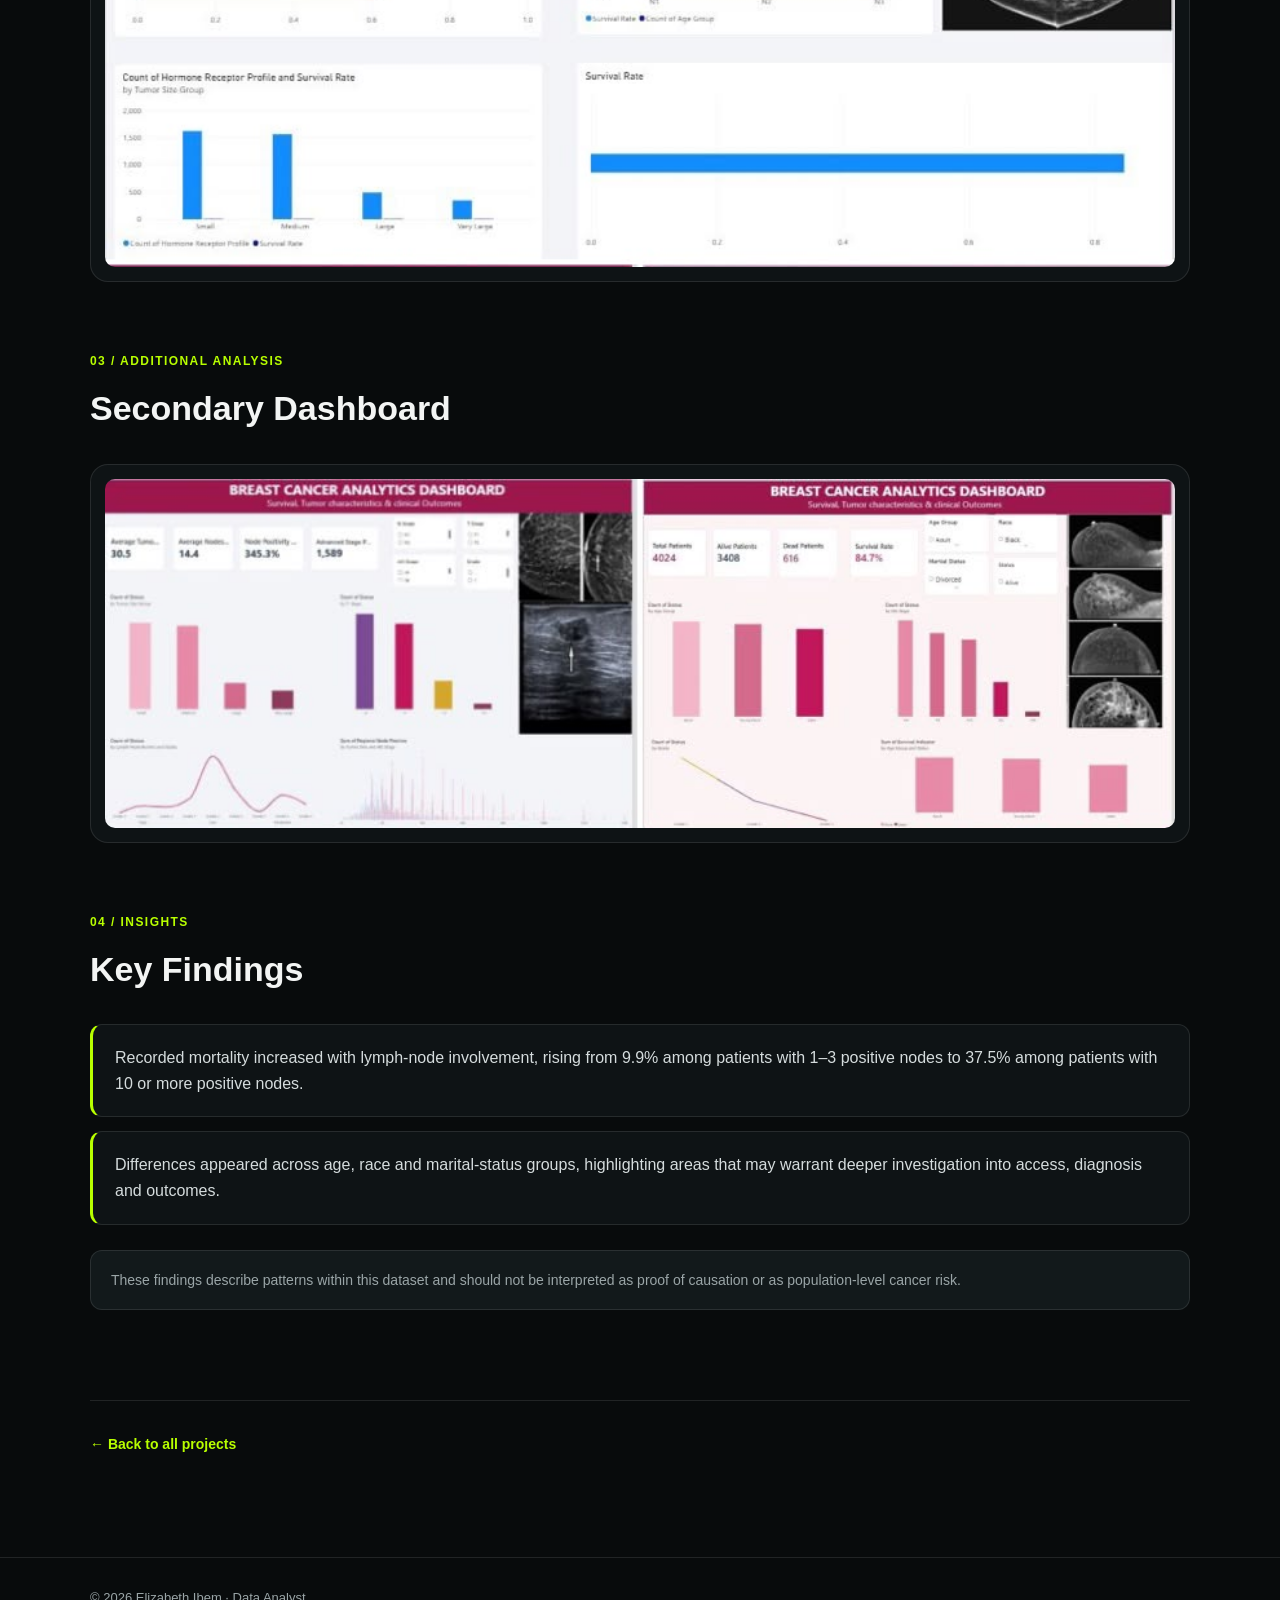
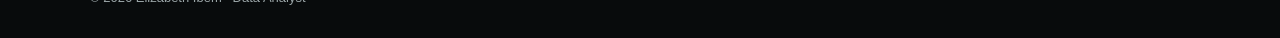
<file: project-breast-cancer.html>
<!DOCTYPE html>
<html lang="en">
<head>
    <meta charset="UTF-8">
    <meta name="viewport" content="width=device-width, initial-scale=1.0">
    <title>Breast Cancer Outcomes Analysis | Elizabeth Ibem</title>

    <style>
        :root {
            --bg: #080b0c;
            --surface: #0e1315;
            --surface-2: #12191b;
            --line: rgba(255,255,255,0.10);
            --text: #f3f5f4;
            --muted: #9aa5a7;
            --accent: #b8ff00;
        }

        * {
            box-sizing: border-box;
        }

        html {
            scroll-behavior: smooth;
        }

        body {
            margin: 0;
            background: var(--bg);
            color: var(--text);
            font-family: Arial, Helvetica, sans-serif;
            line-height: 1.6;
        }

        a {
            color: inherit;
            text-decoration: none;
        }

        .container {
            width: min(1100px, calc(100% - 40px));
            margin: auto;
        }

        header {
            border-bottom: 1px solid var(--line);
            background: rgba(8,11,12,0.95);
        }

        .nav {
            min-height: 76px;
            display: flex;
            align-items: center;
            justify-content: space-between;
        }

        .brand {
            font-size: 20px;
            font-weight: 800;
        }

        .brand span {
            color: var(--accent);
        }

        .back-link {
            color: var(--accent);
            font-weight: 700;
            font-size: 14px;
        }

        main {
            padding: 70px 0 100px;
        }

        .hero {
            max-width: 850px;
            margin-bottom: 55px;
        }

        .kicker {
            color: var(--accent);
            font-size: 13px;
            font-weight: 800;
            letter-spacing: 0.12em;
            text-transform: uppercase;
            margin-bottom: 14px;
        }

        h1 {
            font-size: clamp(40px, 6vw, 72px);
            line-height: 1;
            margin: 0 0 20px;
            letter-spacing: -0.04em;
        }

        .tools {
            color: var(--muted);
            font-size: 16px;
            margin-bottom: 20px;
        }

        .intro {
            font-size: 20px;
            color: #d8dddd;
            max-width: 780px;
        }

        .metrics {
            display: grid;
            grid-template-columns: repeat(4, 1fr);
            gap: 14px;
            margin: 45px 0 70px;
        }

        .metric {
            background: var(--surface);
            border: 1px solid var(--line);
            border-radius: 16px;
            padding: 24px;
        }

        .metric strong {
            display: block;
            color: var(--accent);
            font-size: 28px;
            margin-bottom: 8px;
        }

        .metric span {
            color: var(--muted);
            font-size: 13px;
        }

        section {
            margin-top: 70px;
        }

        .section-label {
            color: var(--accent);
            font-size: 12px;
            font-weight: 800;
            letter-spacing: 0.12em;
            text-transform: uppercase;
            margin-bottom: 10px;
        }

        h2 {
            font-size: 34px;
            margin: 0 0 18px;
        }

        .copy {
            max-width: 800px;
            color: #c2c9ca;
            font-size: 17px;
        }

        .dashboard {
            margin-top: 28px;
            background: var(--surface);
            border: 1px solid var(--line);
            border-radius: 18px;
            padding: 14px;
        }

        .dashboard img {
            width: 100%;
            height: auto;
            display: block;
            border-radius: 10px;
        }

        .findings {
            display: grid;
            gap: 14px;
            margin-top: 28px;
        }

        .finding {
            background: var(--surface);
            border: 1px solid var(--line);
            border-left: 3px solid var(--accent);
            border-radius: 12px;
            padding: 20px 22px;
            color: #d5dcdd;
        }

        .note {
            margin-top: 25px;
            padding: 18px 20px;
            background: var(--surface-2);
            border: 1px solid var(--line);
            border-radius: 12px;
            color: var(--muted);
            font-size: 14px;
        }

        .bottom-nav {
            margin-top: 90px;
            padding-top: 30px;
            border-top: 1px solid var(--line);
        }

        footer {
            border-top: 1px solid var(--line);
            padding: 30px 0;
            color: var(--muted);
            font-size: 13px;
        }

        @media (max-width: 800px) {
            .metrics {
                grid-template-columns: repeat(2, 1fr);
            }

            .nav {
                padding: 15px 0;
            }

            h1 {
                font-size: 44px;
            }
        }

        @media (max-width: 520px) {
            .metrics {
                grid-template-columns: 1fr;
            }

            .container {
                width: min(100% - 28px, 1100px);
            }

            main {
                padding-top: 45px;
            }
        }
    </style>
</head>

<body>

<header>
    <div class="container nav">
        <a href="index.html" class="brand">
            Elizabeth <span>Ibem</span>
        </a>

        <a href="index.html#projects" class="back-link">
            ← Back to Projects
        </a>
    </div>
</header>

<main>
    <div class="container">

        <div class="hero">
            <div class="kicker">Healthcare • Power BI • DAX</div>

            <h1>Breast Cancer Outcomes Analysis</h1>

            <div class="tools">
                Power BI · DAX · Power Query
            </div>

            <p class="intro">
                An interactive healthcare analytics project exploring patient
                characteristics, cancer progression, tumour features,
                lymph-node involvement, hormone receptor status and recorded
                survival outcomes.
            </p>
        </div>

        <div class="metrics">

            <div class="metric">
                <strong>4,024</strong>
                <span>Patient records</span>
            </div>

            <div class="metric">
                <strong>84.7%</strong>
                <span>Recorded survival — 3,408 alive and 616 deceased</span>
            </div>

            <div class="metric">
                <strong>7.4% → 38.3%</strong>
                <span>Recorded mortality from Stage IIA to IIIC</span>
            </div>

            <div class="metric">
                <strong>13.5% vs 40.1%</strong>
                <span>Recorded mortality — ER-positive vs ER-negative</span>
            </div>

        </div>

        <section>
            <div class="section-label">01 / Overview</div>
            <h2>About the project</h2>

            <p class="copy">
                The project uses three interactive dashboards to examine
                demographic and clinical characteristics alongside cancer
                progression and recorded outcomes. The analysis covers
                tumour size and grade, cancer stage, lymph-node involvement,
                hormone receptor status and survival.
            </p>
        </section>

        <section>
            <div class="section-label">02 / Dashboard</div>
            <h2>Main Dashboard</h2>

            <div class="dashboard">
                <img
                    src="ASSETS/breast-cancer-secondary.jpeg"
                    alt="Breast Cancer Outcomes Analysis main dashboard">
            </div>
        </section>

        <section>
            <div class="section-label">03 / Additional Analysis</div>
            <h2>Secondary Dashboard</h2>

            <div class="dashboard">
                <img
                    src="ASSETS/breast-cancer-main.jpeg"
                    alt="Breast Cancer Outcomes Analysis secondary dashboard">
            </div>
        </section>

        <section>
            <div class="section-label">04 / Insights</div>
            <h2>Key Findings</h2>

            <div class="findings">

                <div class="finding">
                    Recorded mortality increased with lymph-node involvement,
                    rising from 9.9% among patients with 1–3 positive nodes
                    to 37.5% among patients with 10 or more positive nodes.
                </div>

                <div class="finding">
                    Differences appeared across age, race and marital-status
                    groups, highlighting areas that may warrant deeper
                    investigation into access, diagnosis and outcomes.
                </div>

            </div>

            <div class="note">
                These findings describe patterns within this dataset and
                should not be interpreted as proof of causation or as
                population-level cancer risk.
            </div>
        </section>

        <div class="bottom-nav">
            <a href="index.html#projects" class="back-link">
                ← Back to all projects
            </a>
        </div>

    </div>
</main>

<footer>
    <div class="container">
        © 2026 Elizabeth Ibem · Data Analyst
    </div>
</footer>

</body>
</html>
</file>
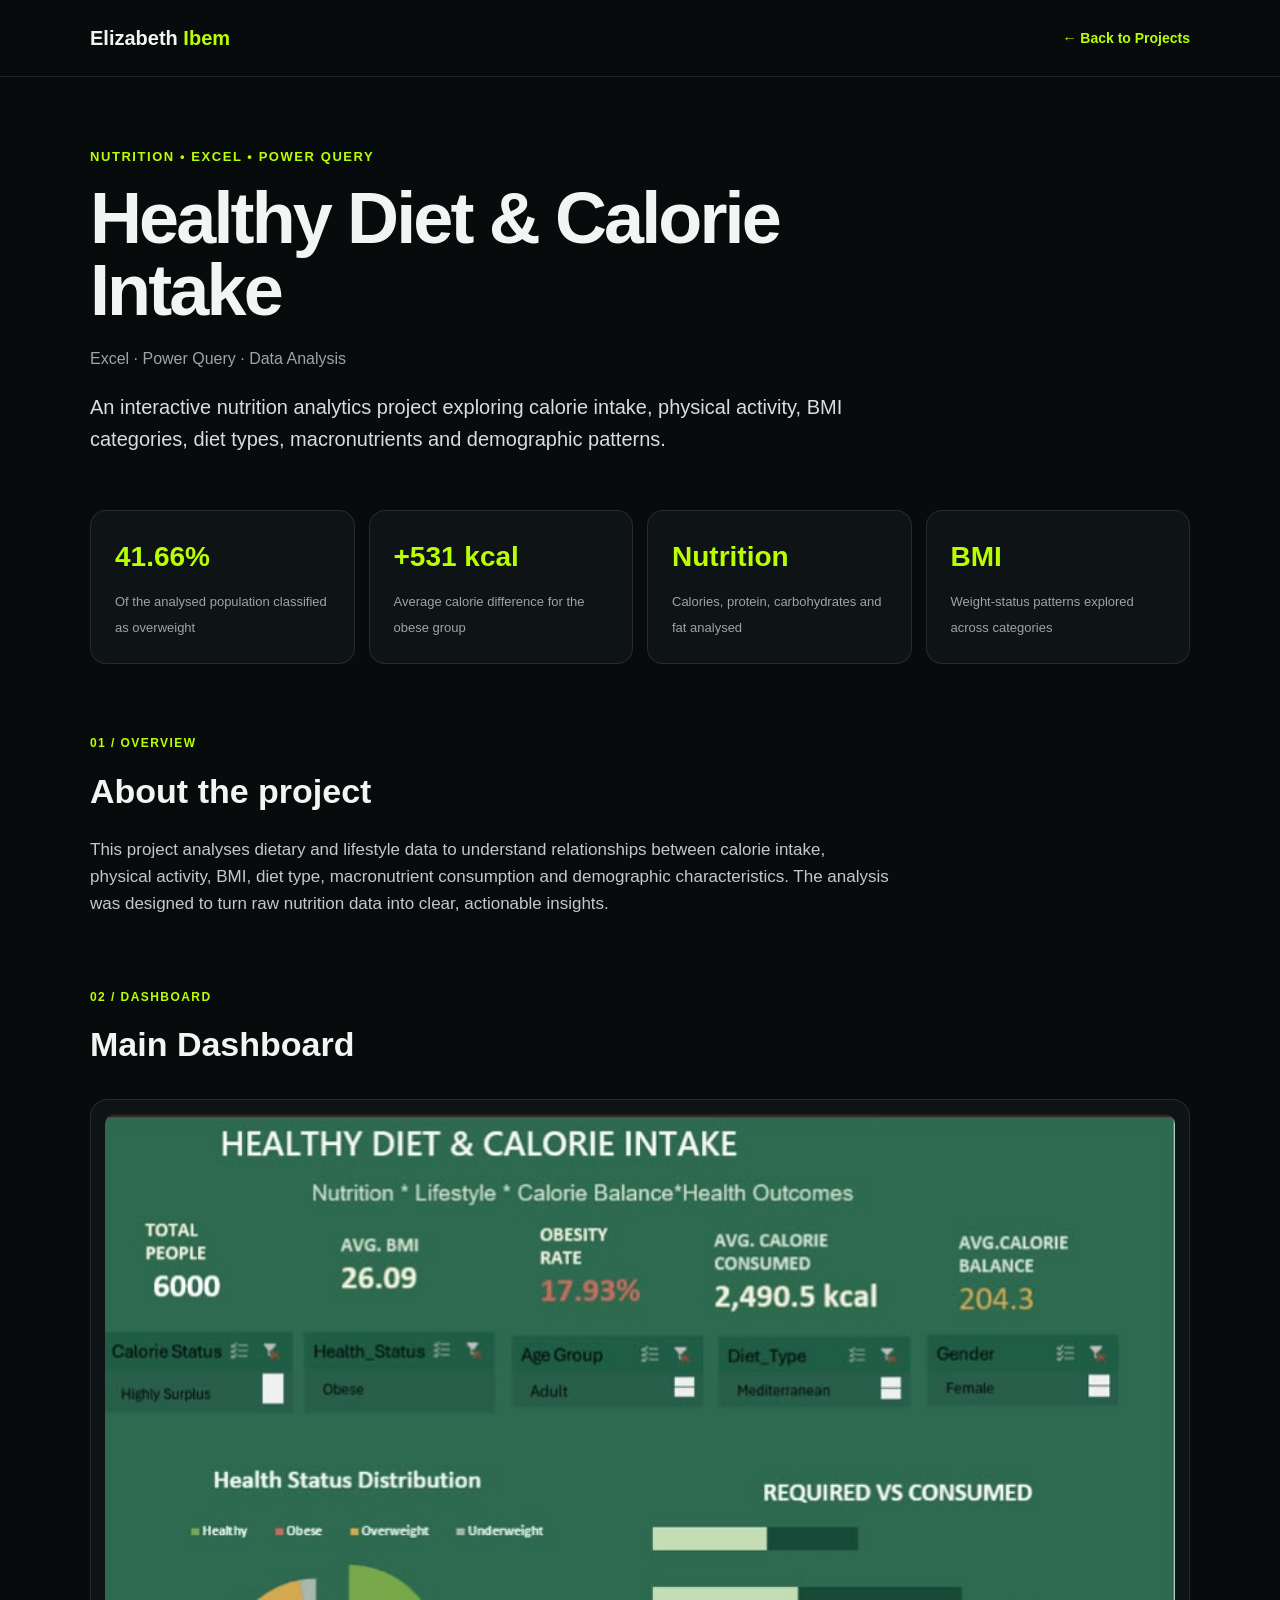
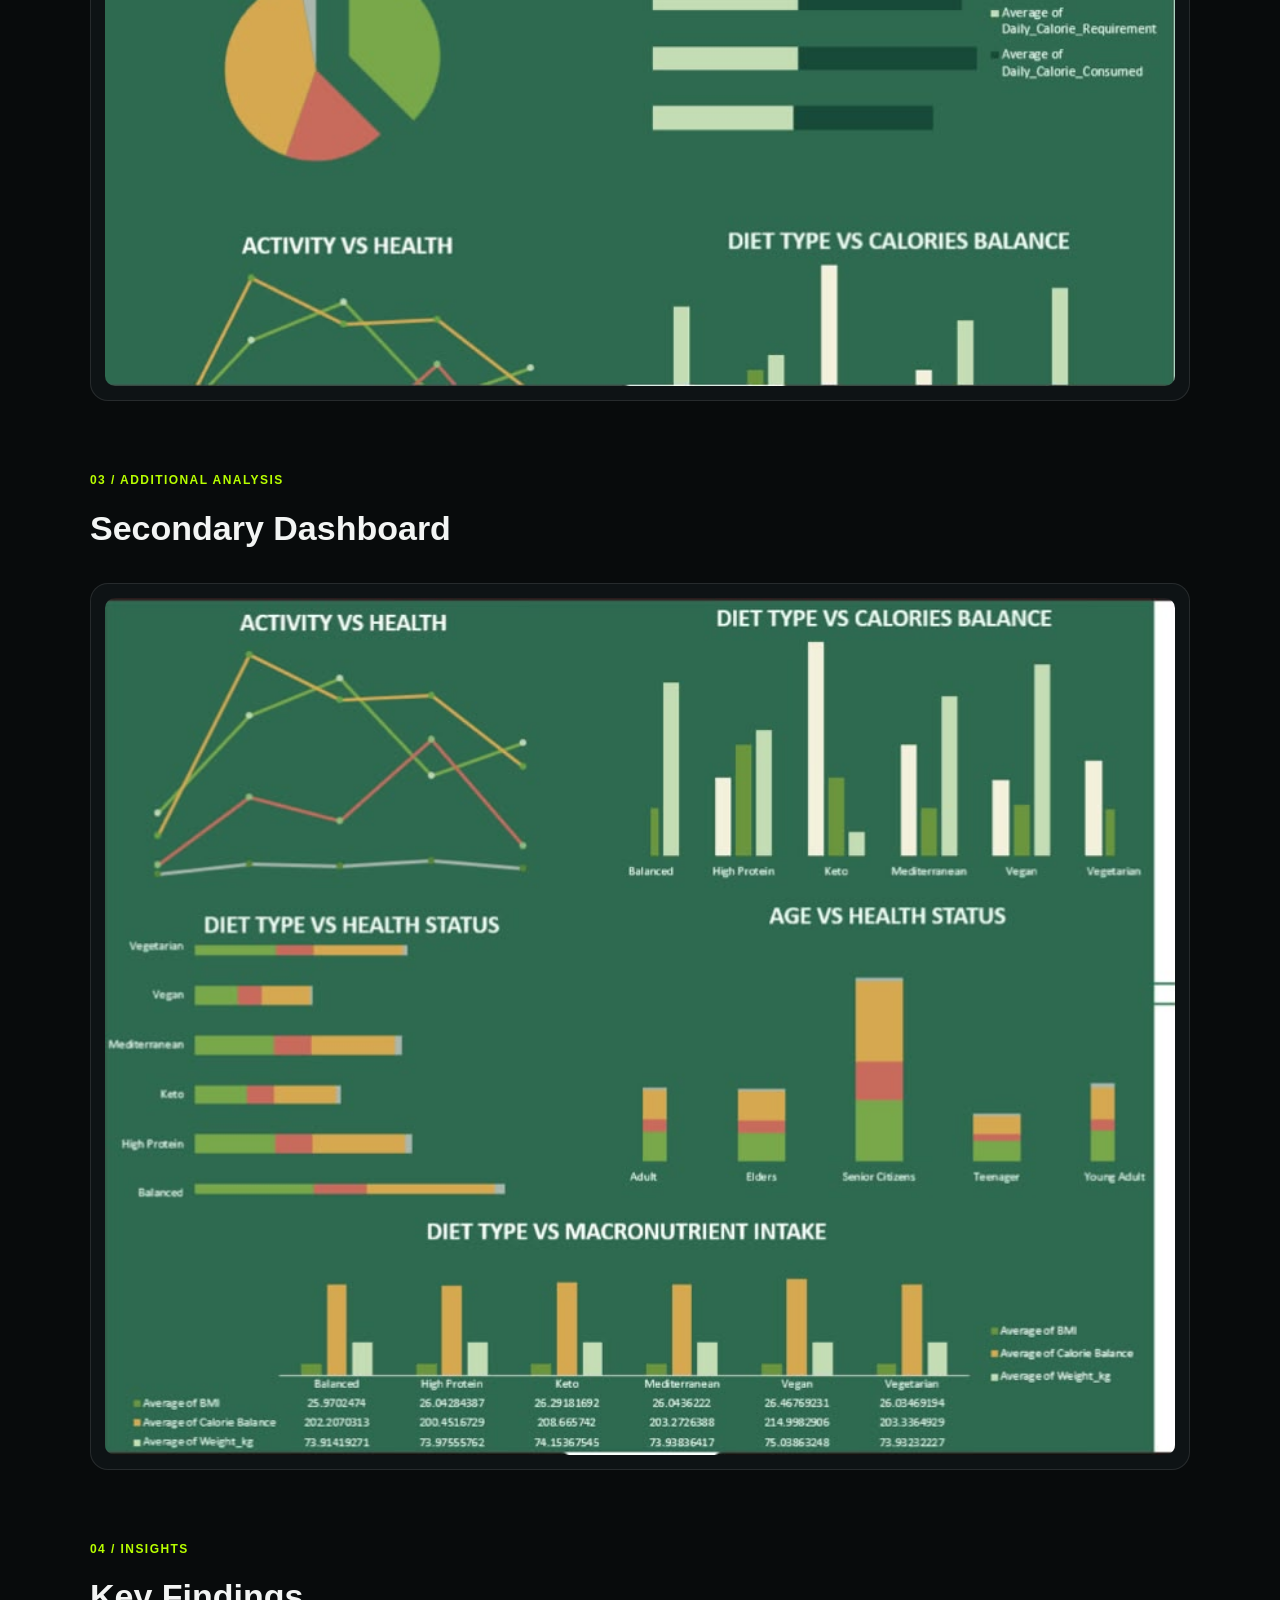
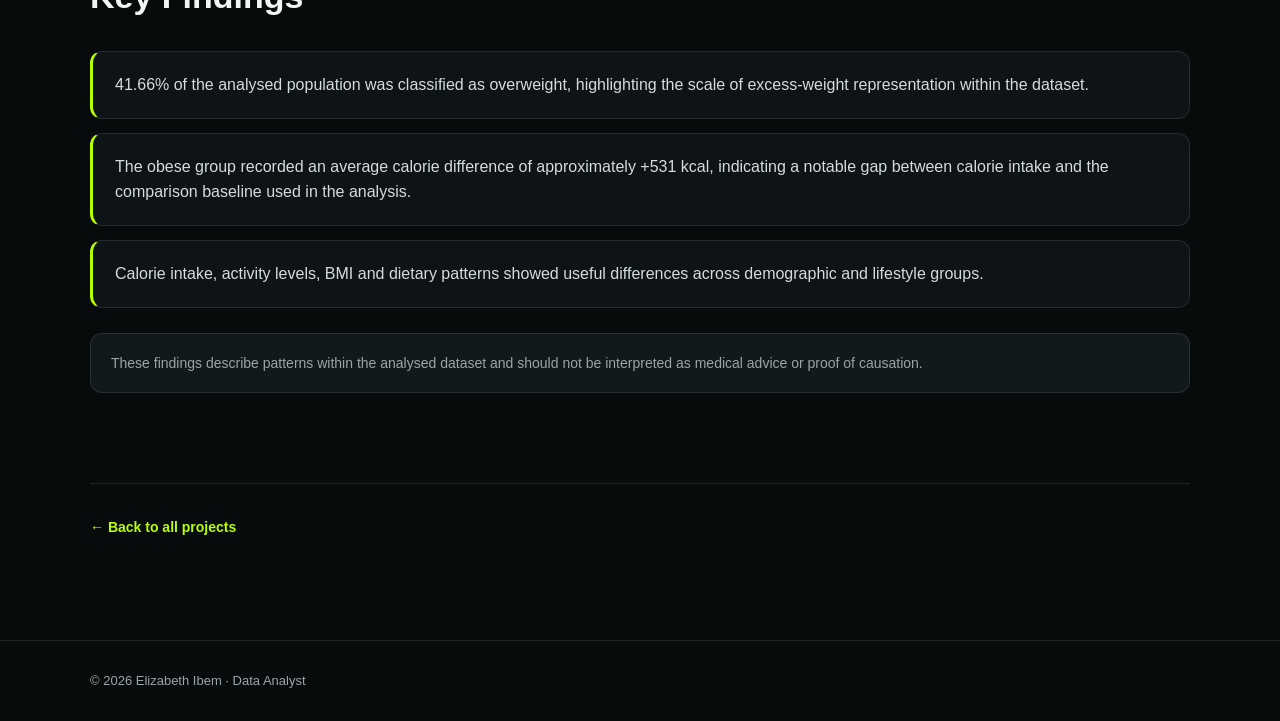
<file: project-diet-calorie.html>
<!DOCTYPE html>
<html lang="en">
<head>
    <meta charset="UTF-8">
    <meta name="viewport" content="width=device-width, initial-scale=1.0">
    <title>Healthy Diet & Calorie Intake | Elizabeth Ibem</title>

    <style>
        :root {
            --bg: #080b0c;
            --surface: #0e1315;
            --surface-2: #12191b;
            --line: rgba(255,255,255,0.10);
            --text: #f3f5f4;
            --muted: #9aa5a7;
            --accent: #b8ff00;
        }

        * {
            box-sizing: border-box;
        }

        html {
            scroll-behavior: smooth;
        }

        body {
            margin: 0;
            background: var(--bg);
            color: var(--text);
            font-family: Arial, Helvetica, sans-serif;
            line-height: 1.6;
        }

        a {
            color: inherit;
            text-decoration: none;
        }

        .container {
            width: min(1100px, calc(100% - 40px));
            margin: auto;
        }

        header {
            border-bottom: 1px solid var(--line);
            background: rgba(8,11,12,0.95);
        }

        .nav {
            min-height: 76px;
            display: flex;
            align-items: center;
            justify-content: space-between;
        }

        .brand {
            font-size: 20px;
            font-weight: 800;
        }

        .brand span {
            color: var(--accent);
        }

        .back-link {
            color: var(--accent);
            font-weight: 700;
            font-size: 14px;
        }

        main {
            padding: 70px 0 100px;
        }

        .hero {
            max-width: 850px;
            margin-bottom: 55px;
        }

        .kicker {
            color: var(--accent);
            font-size: 13px;
            font-weight: 800;
            letter-spacing: 0.12em;
            text-transform: uppercase;
            margin-bottom: 14px;
        }

        h1 {
            font-size: clamp(40px, 6vw, 72px);
            line-height: 1;
            margin: 0 0 20px;
            letter-spacing: -0.04em;
        }

        .tools {
            color: var(--muted);
            font-size: 16px;
            margin-bottom: 20px;
        }

        .intro {
            font-size: 20px;
            color: #d8dddd;
            max-width: 780px;
        }

        .metrics {
            display: grid;
            grid-template-columns: repeat(4, 1fr);
            gap: 14px;
            margin: 45px 0 70px;
        }

        .metric {
            background: var(--surface);
            border: 1px solid var(--line);
            border-radius: 16px;
            padding: 24px;
        }

        .metric strong {
            display: block;
            color: var(--accent);
            font-size: 28px;
            margin-bottom: 8px;
        }

        .metric span {
            color: var(--muted);
            font-size: 13px;
        }

        section {
            margin-top: 70px;
        }

        .section-label {
            color: var(--accent);
            font-size: 12px;
            font-weight: 800;
            letter-spacing: 0.12em;
            text-transform: uppercase;
            margin-bottom: 10px;
        }

        h2 {
            font-size: 34px;
            margin: 0 0 18px;
        }

        .copy {
            max-width: 800px;
            color: #c2c9ca;
            font-size: 17px;
        }

        .dashboard {
            margin-top: 28px;
            background: var(--surface);
            border: 1px solid var(--line);
            border-radius: 18px;
            padding: 14px;
        }

        .dashboard img {
            width: 100%;
            height: auto;
            display: block;
            border-radius: 10px;
        }

        .findings {
            display: grid;
            gap: 14px;
            margin-top: 28px;
        }

        .finding {
            background: var(--surface);
            border: 1px solid var(--line);
            border-left: 3px solid var(--accent);
            border-radius: 12px;
            padding: 20px 22px;
            color: #d5dcdd;
        }

        .note {
            margin-top: 25px;
            padding: 18px 20px;
            background: var(--surface-2);
            border: 1px solid var(--line);
            border-radius: 12px;
            color: var(--muted);
            font-size: 14px;
        }

        .bottom-nav {
            margin-top: 90px;
            padding-top: 30px;
            border-top: 1px solid var(--line);
        }

        footer {
            border-top: 1px solid var(--line);
            padding: 30px 0;
            color: var(--muted);
            font-size: 13px;
        }

        @media (max-width: 800px) {
            .metrics {
                grid-template-columns: repeat(2, 1fr);
            }

            .nav {
                padding: 15px 0;
            }

            h1 {
                font-size: 44px;
            }
        }

        @media (max-width: 520px) {
            .metrics {
                grid-template-columns: 1fr;
            }

            .container {
                width: min(100% - 28px, 1100px);
            }

            main {
                padding-top: 45px;
            }
        }
    </style>
</head>

<body>

<header>
    <div class="container nav">
        <a href="index.html" class="brand">
            Elizabeth <span>Ibem</span>
        </a>

        <a href="index.html#projects" class="back-link">
            ← Back to Projects
        </a>
    </div>
</header>

<main>
    <div class="container">

        <div class="hero">
            <div class="kicker">Nutrition • Excel • Power Query</div>

            <h1>Healthy Diet & Calorie Intake</h1>

            <div class="tools">
                Excel · Power Query · Data Analysis
            </div>

            <p class="intro">
                An interactive nutrition analytics project exploring calorie
                intake, physical activity, BMI categories, diet types,
                macronutrients and demographic patterns.
            </p>
        </div>

        <div class="metrics">

            <div class="metric">
                <strong>41.66%</strong>
                <span>Of the analysed population classified as overweight</span>
            </div>

            <div class="metric">
                <strong>+531 kcal</strong>
                <span>Average calorie difference for the obese group</span>
            </div>

            <div class="metric">
                <strong>Nutrition</strong>
                <span>Calories, protein, carbohydrates and fat analysed</span>
            </div>

            <div class="metric">
                <strong>BMI</strong>
                <span>Weight-status patterns explored across categories</span>
            </div>

        </div>

        <section>
            <div class="section-label">01 / Overview</div>
            <h2>About the project</h2>

            <p class="copy">
                This project analyses dietary and lifestyle data to understand
                relationships between calorie intake, physical activity,
                BMI, diet type, macronutrient consumption and demographic
                characteristics. The analysis was designed to turn raw
                nutrition data into clear, actionable insights.
            </p>
        </section>

        <section>
            <div class="section-label">02 / Dashboard</div>
            <h2>Main Dashboard</h2>

            <div class="dashboard">
                <img
                    src="ASSETS/diet-main.jpeg"
                    alt="Healthy Diet and Calorie Intake main dashboard">
            </div>
        </section>

        <section>
            <div class="section-label">03 / Additional Analysis</div>
            <h2>Secondary Dashboard</h2>

            <div class="dashboard">
                <img
                    src="ASSETS/diet-secondary.jpeg"
                    alt="Healthy Diet and Calorie Intake secondary dashboard">
            </div>
        </section>

        <section>
            <div class="section-label">04 / Insights</div>
            <h2>Key Findings</h2>

            <div class="findings">

                <div class="finding">
                    41.66% of the analysed population was classified as
                    overweight, highlighting the scale of excess-weight
                    representation within the dataset.
                </div>

                <div class="finding">
                    The obese group recorded an average calorie difference of
                    approximately +531 kcal, indicating a notable gap between
                    calorie intake and the comparison baseline used in the
                    analysis.
                </div>

                <div class="finding">
                    Calorie intake, activity levels, BMI and dietary patterns
                    showed useful differences across demographic and lifestyle
                    groups.
                </div>

            </div>

            <div class="note">
                These findings describe patterns within the analysed dataset
                and should not be interpreted as medical advice or proof of
                causation.
            </div>
        </section>

        <div class="bottom-nav">
            <a href="index.html#projects" class="back-link">
                ← Back to all projects
            </a>
        </div>

    </div>
</main>

<footer>
    <div class="container">
        © 2026 Elizabeth Ibem · Data Analyst
    </div>
</footer>

</body>
</html>
</file>
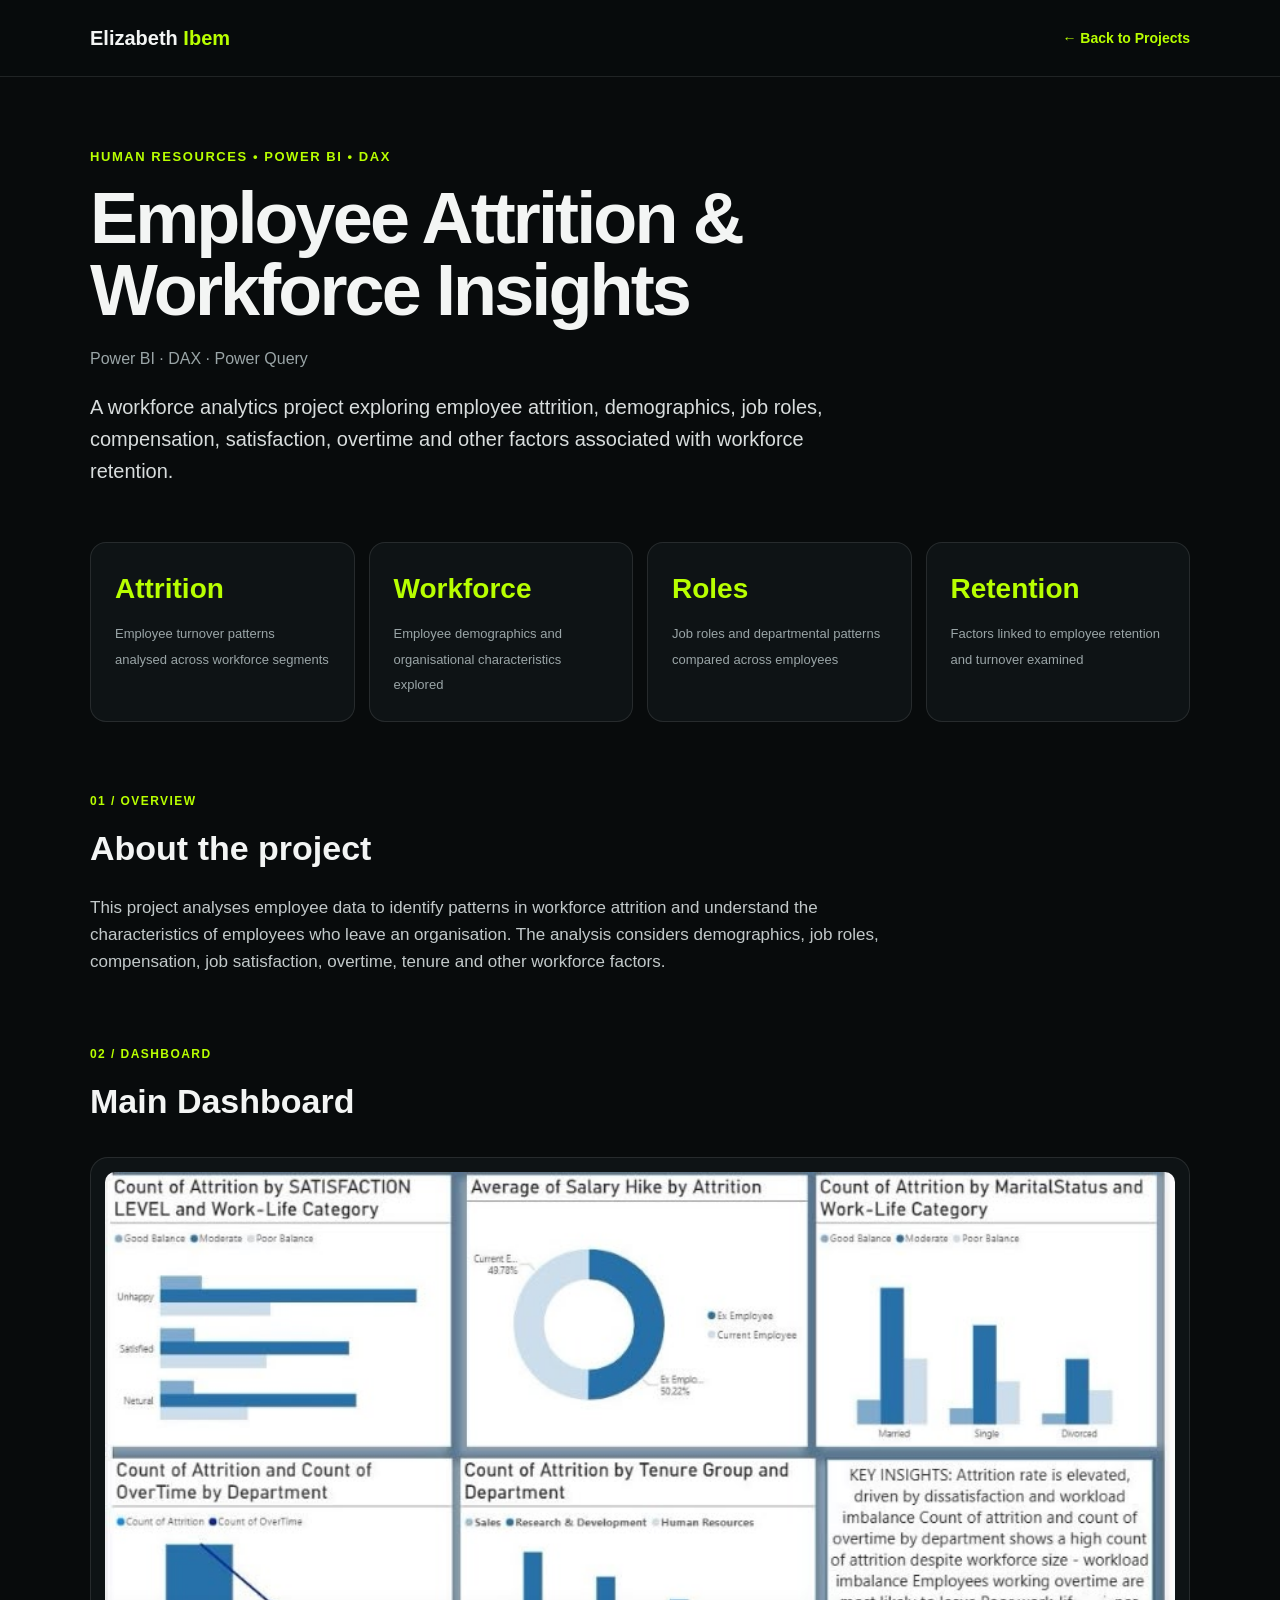
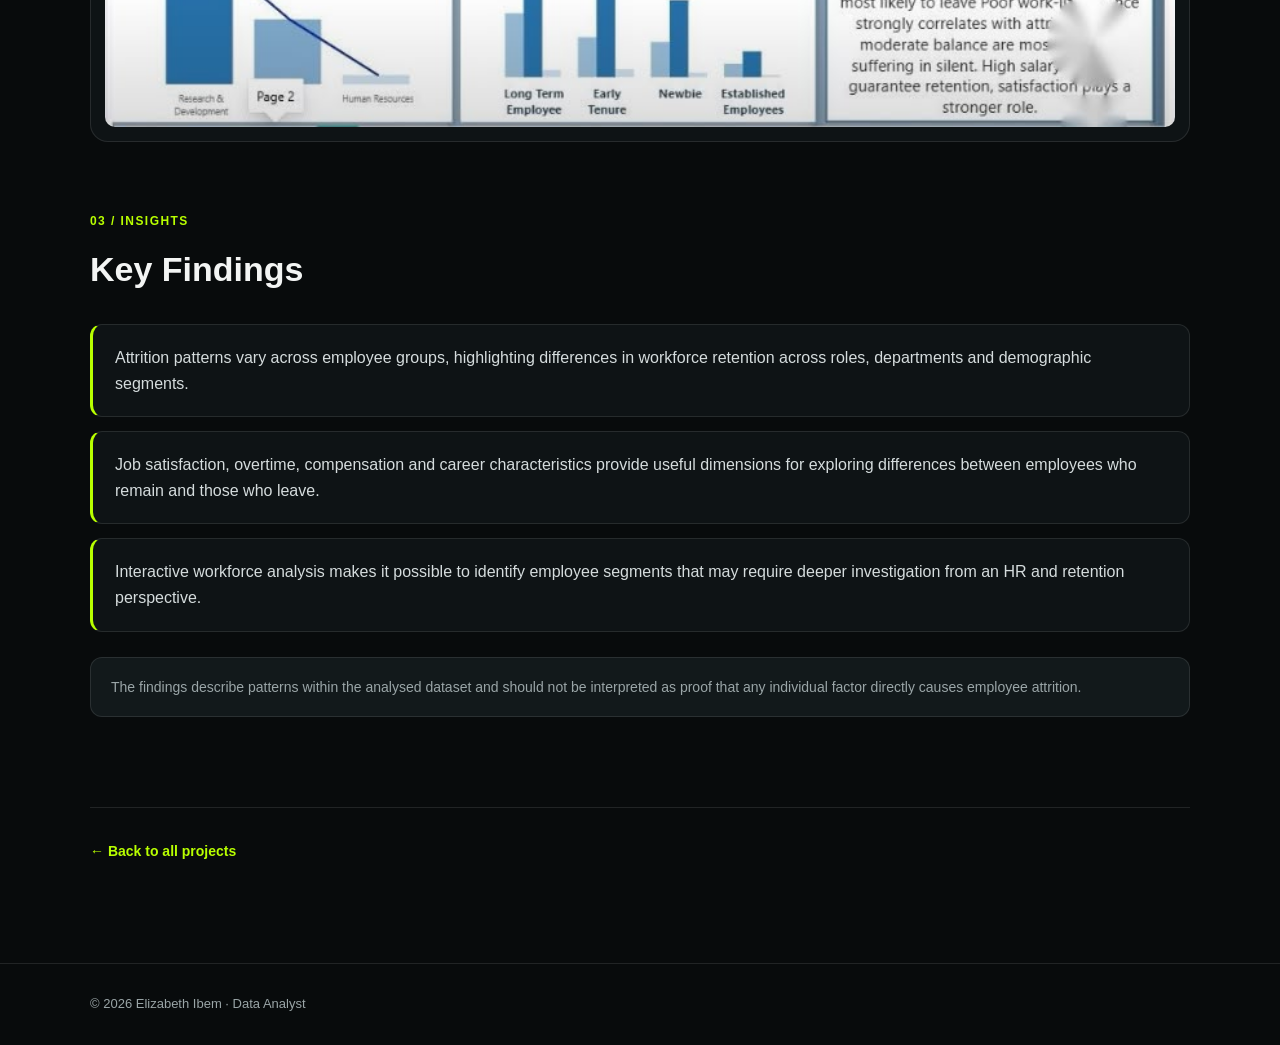
<file: project-hr-attrition.html>
<!DOCTYPE html>
<html lang="en">
<head>
    <meta charset="UTF-8">
    <meta name="viewport" content="width=device-width, initial-scale=1.0">
    <title>Employee Attrition & Workforce Insights | Elizabeth Ibem</title>

    <style>
        :root {
            --bg: #080b0c;
            --surface: #0e1315;
            --surface-2: #12191b;
            --line: rgba(255,255,255,0.10);
            --text: #f3f5f4;
            --muted: #9aa5a7;
            --accent: #b8ff00;
        }

        * {
            box-sizing: border-box;
        }

        html {
            scroll-behavior: smooth;
        }

        body {
            margin: 0;
            background: var(--bg);
            color: var(--text);
            font-family: Arial, Helvetica, sans-serif;
            line-height: 1.6;
        }

        a {
            color: inherit;
            text-decoration: none;
        }

        .container {
            width: min(1100px, calc(100% - 40px));
            margin: auto;
        }

        header {
            border-bottom: 1px solid var(--line);
            background: rgba(8,11,12,0.95);
        }

        .nav {
            min-height: 76px;
            display: flex;
            align-items: center;
            justify-content: space-between;
        }

        .brand {
            font-size: 20px;
            font-weight: 800;
        }

        .brand span {
            color: var(--accent);
        }

        .back-link {
            color: var(--accent);
            font-weight: 700;
            font-size: 14px;
        }

        main {
            padding: 70px 0 100px;
        }

        .hero {
            max-width: 850px;
            margin-bottom: 55px;
        }

        .kicker {
            color: var(--accent);
            font-size: 13px;
            font-weight: 800;
            letter-spacing: 0.12em;
            text-transform: uppercase;
            margin-bottom: 14px;
        }

        h1 {
            font-size: clamp(40px, 6vw, 72px);
            line-height: 1;
            margin: 0 0 20px;
            letter-spacing: -0.04em;
        }

        .tools {
            color: var(--muted);
            font-size: 16px;
            margin-bottom: 20px;
        }

        .intro {
            font-size: 20px;
            color: #d8dddd;
            max-width: 780px;
        }

        .metrics {
            display: grid;
            grid-template-columns: repeat(4, 1fr);
            gap: 14px;
            margin: 45px 0 70px;
        }

        .metric {
            background: var(--surface);
            border: 1px solid var(--line);
            border-radius: 16px;
            padding: 24px;
        }

        .metric strong {
            display: block;
            color: var(--accent);
            font-size: 28px;
            margin-bottom: 8px;
        }

        .metric span {
            color: var(--muted);
            font-size: 13px;
        }

        section {
            margin-top: 70px;
        }

        .section-label {
            color: var(--accent);
            font-size: 12px;
            font-weight: 800;
            letter-spacing: 0.12em;
            text-transform: uppercase;
            margin-bottom: 10px;
        }

        h2 {
            font-size: 34px;
            margin: 0 0 18px;
        }

        .copy {
            max-width: 800px;
            color: #c2c9ca;
            font-size: 17px;
        }

        .dashboard {
            margin-top: 28px;
            background: var(--surface);
            border: 1px solid var(--line);
            border-radius: 18px;
            padding: 14px;
        }

        .dashboard img {
            width: 100%;
            height: auto;
            display: block;
            border-radius: 10px;
        }

        .findings {
            display: grid;
            gap: 14px;
            margin-top: 28px;
        }

        .finding {
            background: var(--surface);
            border: 1px solid var(--line);
            border-left: 3px solid var(--accent);
            border-radius: 12px;
            padding: 20px 22px;
            color: #d5dcdd;
        }

        .note {
            margin-top: 25px;
            padding: 18px 20px;
            background: var(--surface-2);
            border: 1px solid var(--line);
            border-radius: 12px;
            color: var(--muted);
            font-size: 14px;
        }

        .bottom-nav {
            margin-top: 90px;
            padding-top: 30px;
            border-top: 1px solid var(--line);
        }

        footer {
            border-top: 1px solid var(--line);
            padding: 30px 0;
            color: var(--muted);
            font-size: 13px;
        }

        @media (max-width: 800px) {
            .metrics {
                grid-template-columns: repeat(2, 1fr);
            }

            .nav {
                padding: 15px 0;
            }

            h1 {
                font-size: 44px;
            }
        }

        @media (max-width: 520px) {
            .metrics {
                grid-template-columns: 1fr;
            }

            .container {
                width: min(100% - 28px, 1100px);
            }

            main {
                padding-top: 45px;
            }
        }
    </style>
</head>

<body>

<header>
    <div class="container nav">
        <a href="index.html" class="brand">
            Elizabeth <span>Ibem</span>
        </a>

        <a href="index.html#projects" class="back-link">
            ← Back to Projects
        </a>
    </div>
</header>

<main>
    <div class="container">

        <div class="hero">
            <div class="kicker">Human Resources • Power BI • DAX</div>

            <h1>Employee Attrition & Workforce Insights</h1>

            <div class="tools">
                Power BI · DAX · Power Query
            </div>

            <p class="intro">
                A workforce analytics project exploring employee attrition,
                demographics, job roles, compensation, satisfaction,
                overtime and other factors associated with workforce
                retention.
            </p>
        </div>

        <div class="metrics">

            <div class="metric">
                <strong>Attrition</strong>
                <span>Employee turnover patterns analysed across workforce segments</span>
            </div>

            <div class="metric">
                <strong>Workforce</strong>
                <span>Employee demographics and organisational characteristics explored</span>
            </div>

            <div class="metric">
                <strong>Roles</strong>
                <span>Job roles and departmental patterns compared across employees</span>
            </div>

            <div class="metric">
                <strong>Retention</strong>
                <span>Factors linked to employee retention and turnover examined</span>
            </div>

        </div>

        <section>
            <div class="section-label">01 / Overview</div>
            <h2>About the project</h2>

            <p class="copy">
                This project analyses employee data to identify patterns in
                workforce attrition and understand the characteristics of
                employees who leave an organisation. The analysis considers
                demographics, job roles, compensation, job satisfaction,
                overtime, tenure and other workforce factors.
            </p>
        </section>

        <section>
            <div class="section-label">02 / Dashboard</div>
            <h2>Main Dashboard</h2>

            <div class="dashboard">
                <img
                    src="ASSETS/hr-attrition-main.jpeg"
                    alt="Employee Attrition and Workforce Insights dashboard">
            </div>
        </section>

        <section>
            <div class="section-label">03 / Insights</div>
            <h2>Key Findings</h2>

            <div class="findings">

                <div class="finding">
                    Attrition patterns vary across employee groups,
                    highlighting differences in workforce retention across
                    roles, departments and demographic segments.
                </div>

                <div class="finding">
                    Job satisfaction, overtime, compensation and career
                    characteristics provide useful dimensions for exploring
                    differences between employees who remain and those who
                    leave.
                </div>

                <div class="finding">
                    Interactive workforce analysis makes it possible to
                    identify employee segments that may require deeper
                    investigation from an HR and retention perspective.
                </div>

            </div>

            <div class="note">
                The findings describe patterns within the analysed dataset
                and should not be interpreted as proof that any individual
                factor directly causes employee attrition.
            </div>
        </section>

        <div class="bottom-nav">
            <a href="index.html#projects" class="back-link">
                ← Back to all projects
            </a>
        </div>

    </div>
</main>

<footer>
    <div class="container">
        © 2026 Elizabeth Ibem · Data Analyst
    </div>
</footer>

</body>
</html>
</file>
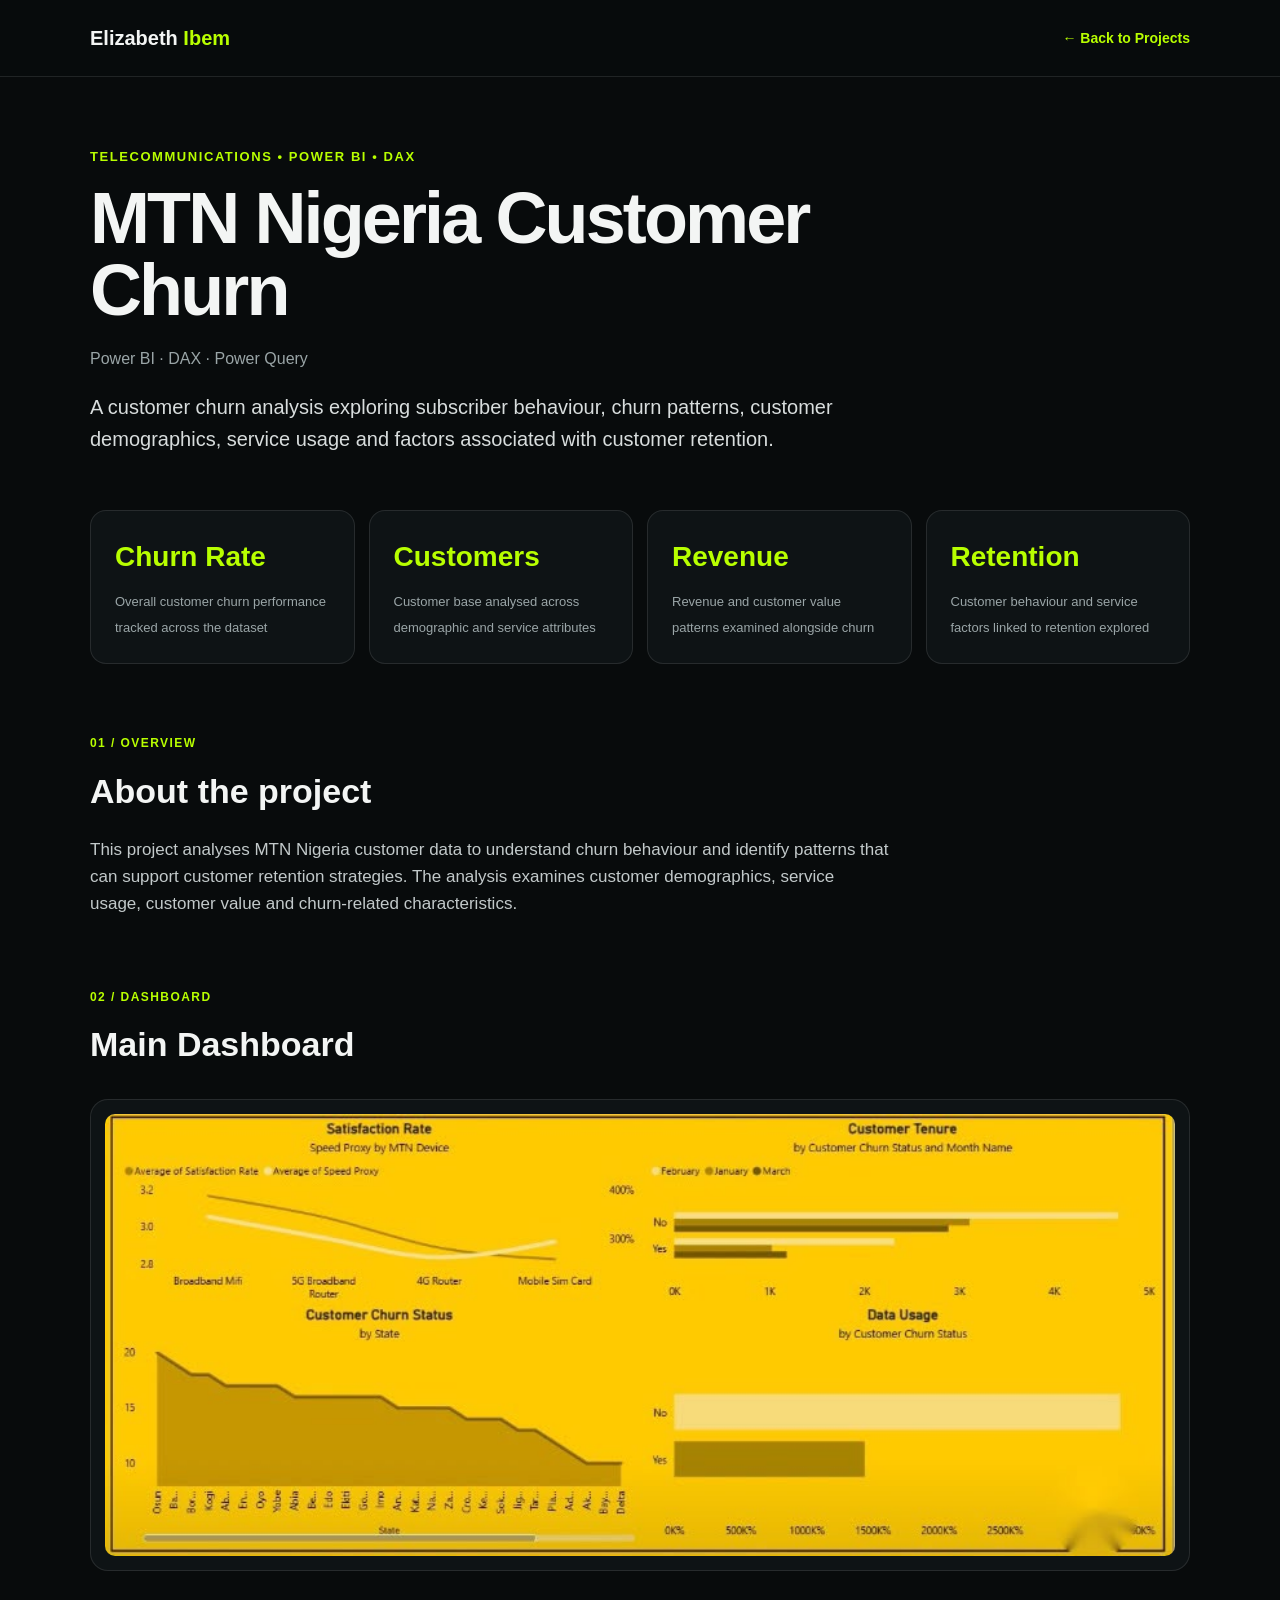
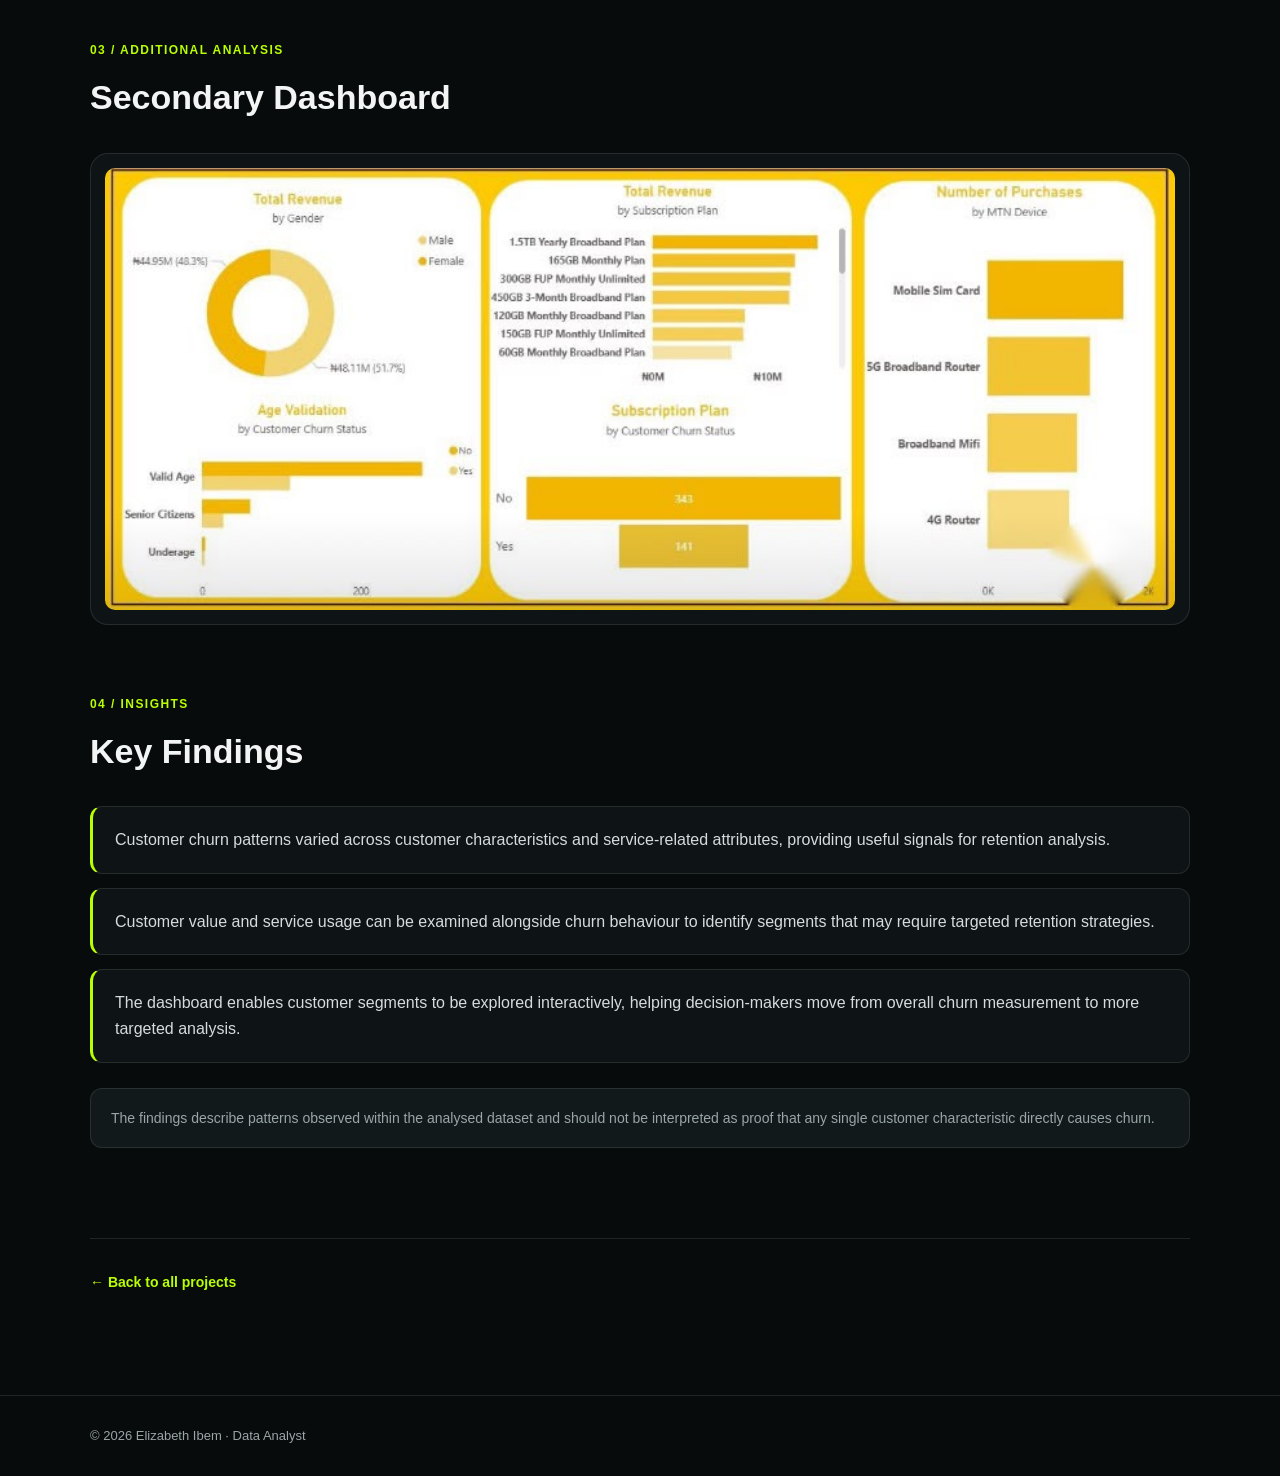
<file: project-mtn-churn.html>
<!DOCTYPE html>
<html lang="en">
<head>
    <meta charset="UTF-8">
    <meta name="viewport" content="width=device-width, initial-scale=1.0">
    <title>MTN Nigeria Customer Churn | Elizabeth Ibem</title>

    <style>
        :root {
            --bg: #080b0c;
            --surface: #0e1315;
            --surface-2: #12191b;
            --line: rgba(255,255,255,0.10);
            --text: #f3f5f4;
            --muted: #9aa5a7;
            --accent: #b8ff00;
        }

        * {
            box-sizing: border-box;
        }

        html {
            scroll-behavior: smooth;
        }

        body {
            margin: 0;
            background: var(--bg);
            color: var(--text);
            font-family: Arial, Helvetica, sans-serif;
            line-height: 1.6;
        }

        a {
            color: inherit;
            text-decoration: none;
        }

        .container {
            width: min(1100px, calc(100% - 40px));
            margin: auto;
        }

        header {
            border-bottom: 1px solid var(--line);
            background: rgba(8,11,12,0.95);
        }

        .nav {
            min-height: 76px;
            display: flex;
            align-items: center;
            justify-content: space-between;
        }

        .brand {
            font-size: 20px;
            font-weight: 800;
        }

        .brand span {
            color: var(--accent);
        }

        .back-link {
            color: var(--accent);
            font-weight: 700;
            font-size: 14px;
        }

        main {
            padding: 70px 0 100px;
        }

        .hero {
            max-width: 850px;
            margin-bottom: 55px;
        }

        .kicker {
            color: var(--accent);
            font-size: 13px;
            font-weight: 800;
            letter-spacing: 0.12em;
            text-transform: uppercase;
            margin-bottom: 14px;
        }

        h1 {
            font-size: clamp(40px, 6vw, 72px);
            line-height: 1;
            margin: 0 0 20px;
            letter-spacing: -0.04em;
        }

        .tools {
            color: var(--muted);
            font-size: 16px;
            margin-bottom: 20px;
        }

        .intro {
            font-size: 20px;
            color: #d8dddd;
            max-width: 780px;
        }

        .metrics {
            display: grid;
            grid-template-columns: repeat(4, 1fr);
            gap: 14px;
            margin: 45px 0 70px;
        }

        .metric {
            background: var(--surface);
            border: 1px solid var(--line);
            border-radius: 16px;
            padding: 24px;
        }

        .metric strong {
            display: block;
            color: var(--accent);
            font-size: 28px;
            margin-bottom: 8px;
        }

        .metric span {
            color: var(--muted);
            font-size: 13px;
        }

        section {
            margin-top: 70px;
        }

        .section-label {
            color: var(--accent);
            font-size: 12px;
            font-weight: 800;
            letter-spacing: 0.12em;
            text-transform: uppercase;
            margin-bottom: 10px;
        }

        h2 {
            font-size: 34px;
            margin: 0 0 18px;
        }

        .copy {
            max-width: 800px;
            color: #c2c9ca;
            font-size: 17px;
        }

        .dashboard {
            margin-top: 28px;
            background: var(--surface);
            border: 1px solid var(--line);
            border-radius: 18px;
            padding: 14px;
        }

        .dashboard img {
            width: 100%;
            height: auto;
            display: block;
            border-radius: 10px;
        }

        .findings {
            display: grid;
            gap: 14px;
            margin-top: 28px;
        }

        .finding {
            background: var(--surface);
            border: 1px solid var(--line);
            border-left: 3px solid var(--accent);
            border-radius: 12px;
            padding: 20px 22px;
            color: #d5dcdd;
        }

        .note {
            margin-top: 25px;
            padding: 18px 20px;
            background: var(--surface-2);
            border: 1px solid var(--line);
            border-radius: 12px;
            color: var(--muted);
            font-size: 14px;
        }

        .bottom-nav {
            margin-top: 90px;
            padding-top: 30px;
            border-top: 1px solid var(--line);
        }

        footer {
            border-top: 1px solid var(--line);
            padding: 30px 0;
            color: var(--muted);
            font-size: 13px;
        }

        @media (max-width: 800px) {
            .metrics {
                grid-template-columns: repeat(2, 1fr);
            }

            .nav {
                padding: 15px 0;
            }

            h1 {
                font-size: 44px;
            }
        }

        @media (max-width: 520px) {
            .metrics {
                grid-template-columns: 1fr;
            }

            .container {
                width: min(100% - 28px, 1100px);
            }

            main {
                padding-top: 45px;
            }
        }
    </style>
</head>

<body>

<header>
    <div class="container nav">
        <a href="index.html" class="brand">
            Elizabeth <span>Ibem</span>
        </a>

        <a href="index.html#projects" class="back-link">
            ← Back to Projects
        </a>
    </div>
</header>

<main>
    <div class="container">

        <div class="hero">
            <div class="kicker">Telecommunications • Power BI • DAX</div>

            <h1>MTN Nigeria Customer Churn</h1>

            <div class="tools">
                Power BI · DAX · Power Query
            </div>

            <p class="intro">
                A customer churn analysis exploring subscriber behaviour,
                churn patterns, customer demographics, service usage and
                factors associated with customer retention.
            </p>
        </div>

        <div class="metrics">

            <div class="metric">
                <strong>Churn Rate</strong>
                <span>Overall customer churn performance tracked across the dataset</span>
            </div>

            <div class="metric">
                <strong>Customers</strong>
                <span>Customer base analysed across demographic and service attributes</span>
            </div>

            <div class="metric">
                <strong>Revenue</strong>
                <span>Revenue and customer value patterns examined alongside churn</span>
            </div>

            <div class="metric">
                <strong>Retention</strong>
                <span>Customer behaviour and service factors linked to retention explored</span>
            </div>

        </div>

        <section>
            <div class="section-label">01 / Overview</div>
            <h2>About the project</h2>

            <p class="copy">
                This project analyses MTN Nigeria customer data to understand
                churn behaviour and identify patterns that can support
                customer retention strategies. The analysis examines
                customer demographics, service usage, customer value and
                churn-related characteristics.
            </p>
        </section>

        <section>
            <div class="section-label">02 / Dashboard</div>
            <h2>Main Dashboard</h2>

            <div class="dashboard">
                <img
                    src="ASSETS/mtn-churn-secondary.jpeg"
                    alt="MTN Nigeria Customer Churn main dashboard">
            </div>
        </section>

        <section>
            <div class="section-label">03 / Additional Analysis</div>
            <h2>Secondary Dashboard</h2>

            <div class="dashboard">
                <img
                    src="ASSETS/mtn-churn-main.jpeg"
                    alt="MTN Nigeria Customer Churn secondary dashboard">
            </div>
        </section>

        <section>
            <div class="section-label">04 / Insights</div>
            <h2>Key Findings</h2>

            <div class="findings">

                <div class="finding">
                    Customer churn patterns varied across customer
                    characteristics and service-related attributes,
                    providing useful signals for retention analysis.
                </div>

                <div class="finding">
                    Customer value and service usage can be examined alongside
                    churn behaviour to identify segments that may require
                    targeted retention strategies.
                </div>

                <div class="finding">
                    The dashboard enables customer segments to be explored
                    interactively, helping decision-makers move from overall
                    churn measurement to more targeted analysis.
                </div>

            </div>

            <div class="note">
                The findings describe patterns observed within the analysed
                dataset and should not be interpreted as proof that any
                single customer characteristic directly causes churn.
            </div>
        </section>

        <div class="bottom-nav">
            <a href="index.html#projects" class="back-link">
                ← Back to all projects
            </a>
        </div>

    </div>
</main>

<footer>
    <div class="container">
        © 2026 Elizabeth Ibem · Data Analyst
    </div>
</footer>

</body>
</html>
</file>
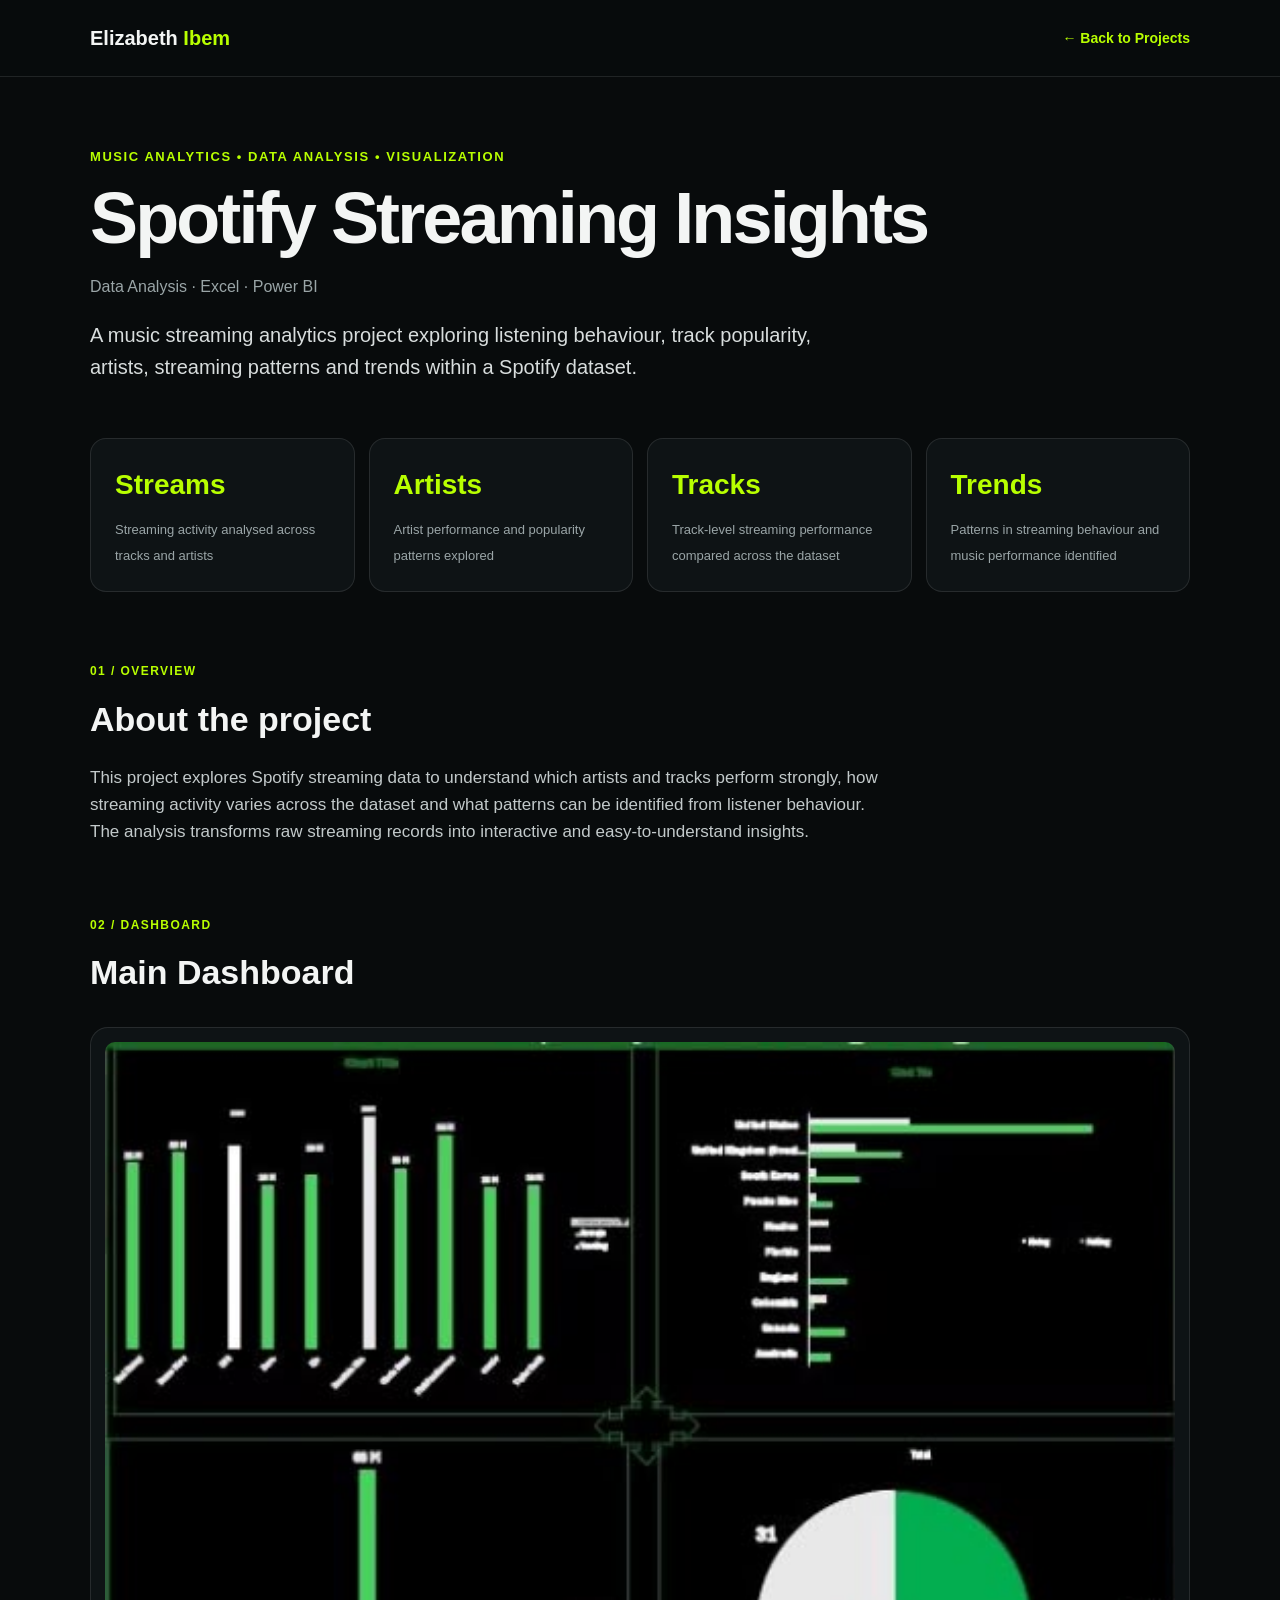
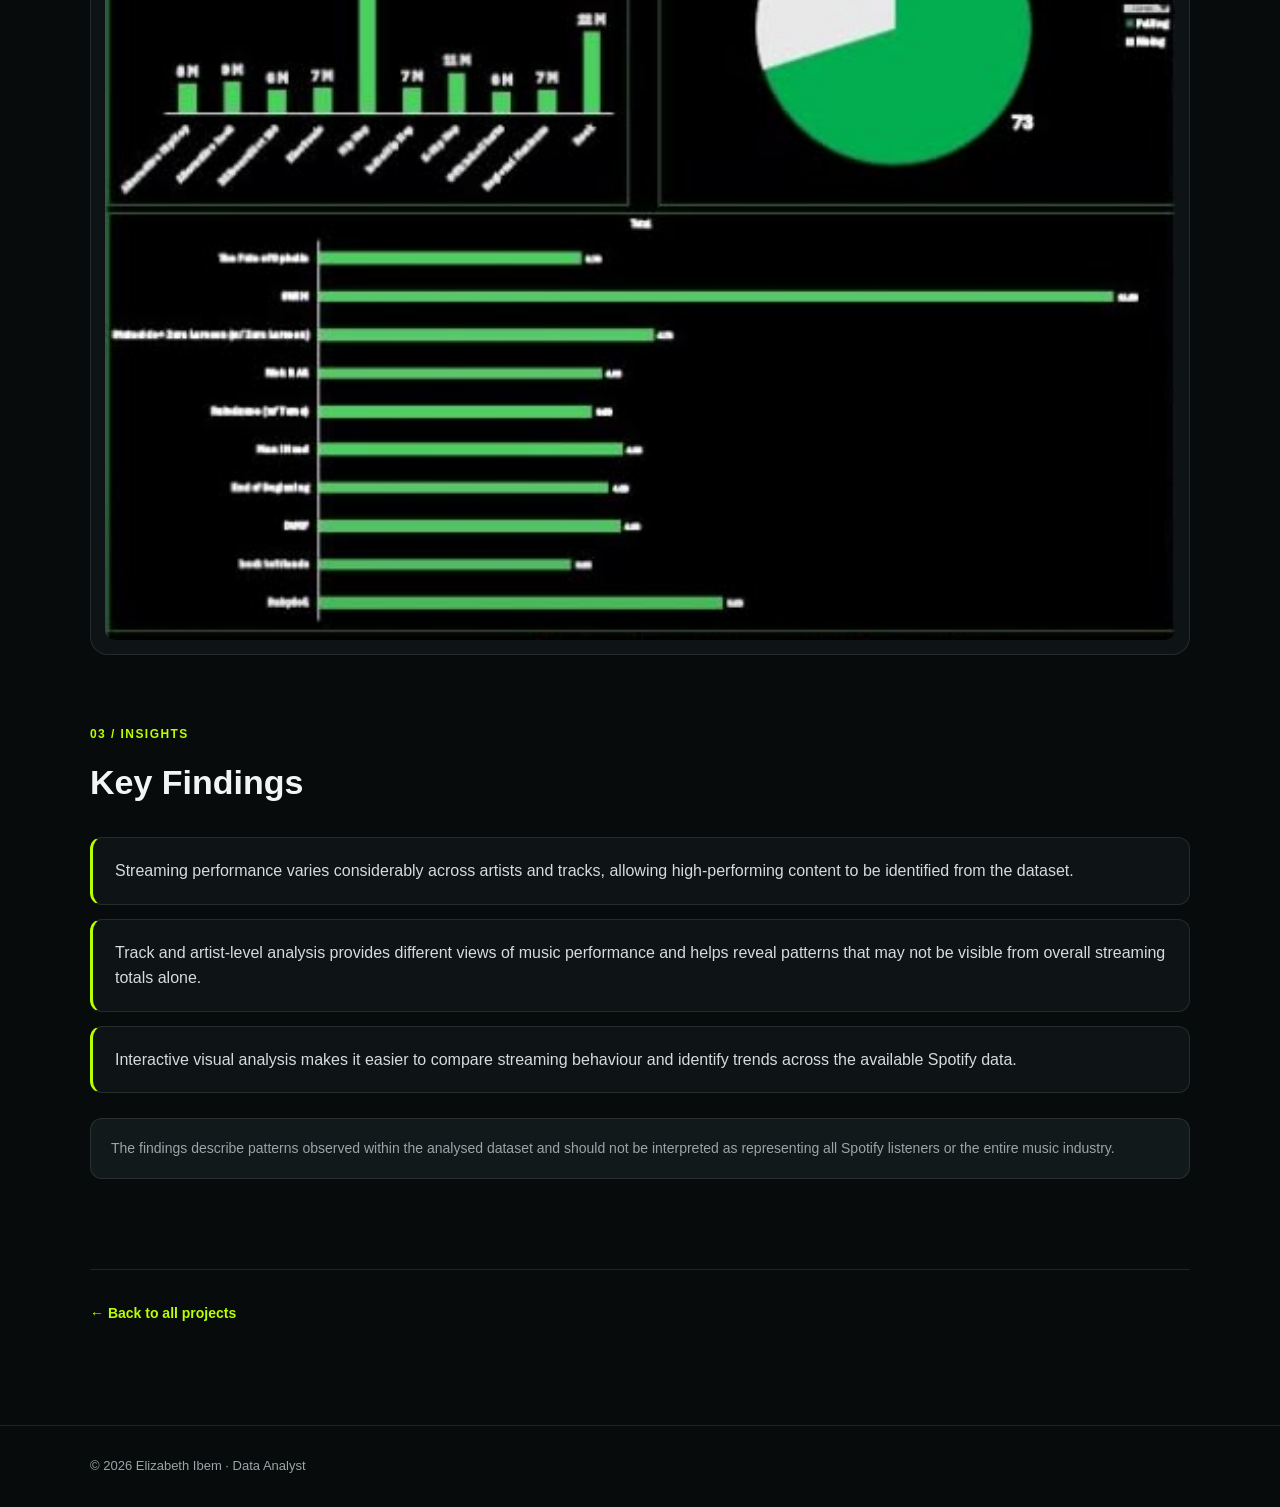
<file: project-spotify.html>
<!DOCTYPE html>
<html lang="en">
<head>
    <meta charset="UTF-8">
    <meta name="viewport" content="width=device-width, initial-scale=1.0">
    <title>Spotify Streaming Insights | Elizabeth Ibem</title>

    <style>
        :root {
            --bg: #080b0c;
            --surface: #0e1315;
            --surface-2: #12191b;
            --line: rgba(255,255,255,0.10);
            --text: #f3f5f4;
            --muted: #9aa5a7;
            --accent: #b8ff00;
        }

        * {
            box-sizing: border-box;
        }

        html {
            scroll-behavior: smooth;
        }

        body {
            margin: 0;
            background: var(--bg);
            color: var(--text);
            font-family: Arial, Helvetica, sans-serif;
            line-height: 1.6;
        }

        a {
            color: inherit;
            text-decoration: none;
        }

        .container {
            width: min(1100px, calc(100% - 40px));
            margin: auto;
        }

        header {
            border-bottom: 1px solid var(--line);
            background: rgba(8,11,12,0.95);
        }

        .nav {
            min-height: 76px;
            display: flex;
            align-items: center;
            justify-content: space-between;
        }

        .brand {
            font-size: 20px;
            font-weight: 800;
        }

        .brand span {
            color: var(--accent);
        }

        .back-link {
            color: var(--accent);
            font-weight: 700;
            font-size: 14px;
        }

        main {
            padding: 70px 0 100px;
        }

        .hero {
            max-width: 850px;
            margin-bottom: 55px;
        }

        .kicker {
            color: var(--accent);
            font-size: 13px;
            font-weight: 800;
            letter-spacing: 0.12em;
            text-transform: uppercase;
            margin-bottom: 14px;
        }

        h1 {
            font-size: clamp(40px, 6vw, 72px);
            line-height: 1;
            margin: 0 0 20px;
            letter-spacing: -0.04em;
        }

        .tools {
            color: var(--muted);
            font-size: 16px;
            margin-bottom: 20px;
        }

        .intro {
            font-size: 20px;
            color: #d8dddd;
            max-width: 780px;
        }

        .metrics {
            display: grid;
            grid-template-columns: repeat(4, 1fr);
            gap: 14px;
            margin: 45px 0 70px;
        }

        .metric {
            background: var(--surface);
            border: 1px solid var(--line);
            border-radius: 16px;
            padding: 24px;
        }

        .metric strong {
            display: block;
            color: var(--accent);
            font-size: 28px;
            margin-bottom: 8px;
        }

        .metric span {
            color: var(--muted);
            font-size: 13px;
        }

        section {
            margin-top: 70px;
        }

        .section-label {
            color: var(--accent);
            font-size: 12px;
            font-weight: 800;
            letter-spacing: 0.12em;
            text-transform: uppercase;
            margin-bottom: 10px;
        }

        h2 {
            font-size: 34px;
            margin: 0 0 18px;
        }

        .copy {
            max-width: 800px;
            color: #c2c9ca;
            font-size: 17px;
        }

        .dashboard {
            margin-top: 28px;
            background: var(--surface);
            border: 1px solid var(--line);
            border-radius: 18px;
            padding: 14px;
        }

        .dashboard img {
            width: 100%;
            height: auto;
            display: block;
            border-radius: 10px;
        }

        .findings {
            display: grid;
            gap: 14px;
            margin-top: 28px;
        }

        .finding {
            background: var(--surface);
            border: 1px solid var(--line);
            border-left: 3px solid var(--accent);
            border-radius: 12px;
            padding: 20px 22px;
            color: #d5dcdd;
        }

        .note {
            margin-top: 25px;
            padding: 18px 20px;
            background: var(--surface-2);
            border: 1px solid var(--line);
            border-radius: 12px;
            color: var(--muted);
            font-size: 14px;
        }

        .bottom-nav {
            margin-top: 90px;
            padding-top: 30px;
            border-top: 1px solid var(--line);
        }

        footer {
            border-top: 1px solid var(--line);
            padding: 30px 0;
            color: var(--muted);
            font-size: 13px;
        }

        @media (max-width: 800px) {
            .metrics {
                grid-template-columns: repeat(2, 1fr);
            }

            .nav {
                padding: 15px 0;
            }

            h1 {
                font-size: 44px;
            }
        }

        @media (max-width: 520px) {
            .metrics {
                grid-template-columns: 1fr;
            }

            .container {
                width: min(100% - 28px, 1100px);
            }

            main {
                padding-top: 45px;
            }
        }
    </style>
</head>

<body>

<header>
    <div class="container nav">
        <a href="index.html" class="brand">
            Elizabeth <span>Ibem</span>
        </a>

        <a href="index.html#projects" class="back-link">
            ← Back to Projects
        </a>
    </div>
</header>

<main>
    <div class="container">

        <div class="hero">
            <div class="kicker">Music Analytics • Data Analysis • Visualization</div>

            <h1>Spotify Streaming Insights</h1>

            <div class="tools">
                Data Analysis · Excel · Power BI
            </div>

            <p class="intro">
                A music streaming analytics project exploring listening
                behaviour, track popularity, artists, streaming patterns and
                trends within a Spotify dataset.
            </p>
        </div>

        <div class="metrics">

            <div class="metric">
                <strong>Streams</strong>
                <span>Streaming activity analysed across tracks and artists</span>
            </div>

            <div class="metric">
                <strong>Artists</strong>
                <span>Artist performance and popularity patterns explored</span>
            </div>

            <div class="metric">
                <strong>Tracks</strong>
                <span>Track-level streaming performance compared across the dataset</span>
            </div>

            <div class="metric">
                <strong>Trends</strong>
                <span>Patterns in streaming behaviour and music performance identified</span>
            </div>

        </div>

        <section>
            <div class="section-label">01 / Overview</div>
            <h2>About the project</h2>

            <p class="copy">
                This project explores Spotify streaming data to understand
                which artists and tracks perform strongly, how streaming
                activity varies across the dataset and what patterns can be
                identified from listener behaviour. The analysis transforms
                raw streaming records into interactive and easy-to-understand
                insights.
            </p>
        </section>

        <section>
            <div class="section-label">02 / Dashboard</div>
            <h2>Main Dashboard</h2>

            <div class="dashboard">
                <img
                    src="ASSETS/spotify-main.jpeg"
                    alt="Spotify Streaming Insights dashboard">
            </div>
        </section>

        <section>
            <div class="section-label">03 / Insights</div>
            <h2>Key Findings</h2>

            <div class="findings">

                <div class="finding">
                    Streaming performance varies considerably across artists
                    and tracks, allowing high-performing content to be
                    identified from the dataset.
                </div>

                <div class="finding">
                    Track and artist-level analysis provides different views
                    of music performance and helps reveal patterns that may
                    not be visible from overall streaming totals alone.
                </div>

                <div class="finding">
                    Interactive visual analysis makes it easier to compare
                    streaming behaviour and identify trends across the
                    available Spotify data.
                </div>

            </div>

            <div class="note">
                The findings describe patterns observed within the analysed
                dataset and should not be interpreted as representing all
                Spotify listeners or the entire music industry.
            </div>
        </section>

        <div class="bottom-nav">
            <a href="index.html#projects" class="back-link">
                ← Back to all projects
            </a>
        </div>

    </div>
</main>

<footer>
    <div class="container">
        © 2026 Elizabeth Ibem · Data Analyst
    </div>
</footer>

</body>
</html>
</file>
<file: style.css>
:root{
  --bg:#08090d;--surface:#101219;--surface2:#151821;--text:#f5f5f3;--muted:#a7abb8;
  --line:rgba(255,255,255,.09);--accent:#b8ff3d;--accent2:#d7ff8e;--max:1160px;
}
*{box-sizing:border-box;margin:0;padding:0}
html{scroll-behavior:smooth}
body{font-family:Inter,ui-sans-serif,system-ui,-apple-system,BlinkMacSystemFont,"Segoe UI",sans-serif;background:var(--bg);color:var(--text);line-height:1.6}
a{color:inherit;text-decoration:none}
.container{width:min(calc(100% - 40px),var(--max));margin:auto}
.section{padding:110px 0}
.progress{position:fixed;top:0;left:0;width:0;height:3px;background:var(--accent);z-index:1000}
.site-header{position:fixed;top:0;left:0;width:100%;z-index:999;background:rgba(8,9,13,.78);backdrop-filter:blur(18px);border-bottom:1px solid var(--line)}
.nav{height:74px;display:flex;align-items:center;justify-content:space-between}
.brand{display:flex;align-items:center;gap:10px;font-weight:800;letter-spacing:-.03em}
.brand-mark{display:grid;place-items:center;width:34px;height:34px;border-radius:10px;background:var(--accent);color:#0b0d09;font-size:12px}
.nav-links{display:flex;gap:30px;font-size:14px;color:#d0d2da}
.nav-links a{transition:.2s}.nav-links a:hover{color:var(--accent)}
.menu-toggle{display:none;background:none;border:0;color:white;font-size:24px}
.hero{padding-top:170px;min-height:780px;display:grid;align-items:center}
.hero-grid{display:grid;grid-template-columns:1.05fr .95fr;gap:70px;align-items:center}
.eyebrow,.section-kicker,.project-meta,.time{font-size:11px;letter-spacing:.16em;font-weight:800;color:var(--accent)}
.dot{display:inline-block;width:7px;height:7px;background:var(--accent);border-radius:50%;margin-right:8px;box-shadow:0 0 18px var(--accent)}
h1{font-size:clamp(48px,6vw,82px);line-height:1.02;letter-spacing:-.065em;margin:22px 0}
h1 span{color:var(--accent)}
.hero-text{max-width:650px;color:var(--muted);font-size:18px}
.hero-actions{display:flex;gap:12px;margin:32px 0 45px;flex-wrap:wrap}
.btn{display:inline-flex;align-items:center;gap:10px;padding:13px 19px;border-radius:10px;font-size:14px;font-weight:800;transition:.2s}
.btn-primary{background:var(--accent);color:#0b0d09}.btn-primary:hover{transform:translateY(-2px);background:#c8ff63}
.btn-secondary{border:1px solid var(--line);background:#11131a}.btn-secondary:hover{border-color:rgba(184,255,61,.5)}
.quick-stats{display:flex;gap:34px}.quick-stats div{display:flex;flex-direction:column}.quick-stats strong{font-size:20px}.quick-stats span{font-size:11px;color:var(--muted);text-transform:uppercase;letter-spacing:.08em}
.hero-card{height:520px;position:relative;display:grid;place-items:center}
.hero-card img{width:78%;height:auto;max-height:440px;object-fit:contain}
.orb{position:absolute;border-radius:50%;filter:blur(4px);opacity:.35}.orb-one{width:260px;height:260px;background:#b8ff3d;top:20px;right:20px}.orb-two{width:180px;height:180px;background:#4f5cff;bottom:20px;left:20px}
.data-window{width:min(100%,430px);height:330px;background:rgba(18,20,28,.92);border:1px solid rgba(255,255,255,.14);border-radius:18px;box-shadow:0 35px 80px rgba(0,0,0,.5);overflow:hidden;position:relative;z-index:2;transform:rotate(2deg)}
.window-top{height:44px;border-bottom:1px solid var(--line);display:flex;align-items:center;padding:0 15px;gap:6px}.window-dot{width:8px;height:8px;border-radius:50%;background:#555}.window-title{font-size:10px;color:#767b89;margin-left:8px}
.chart-area{padding:30px}.chart-label{font-size:9px;letter-spacing:.15em;color:#858b9a}.big-number{font-size:54px;font-weight:900;letter-spacing:-.05em;margin-top:6px}.big-number span{color:var(--accent)}.mini-label{font-size:11px;color:var(--muted)}
.bars{height:110px;display:flex;align-items:end;gap:12px;margin-top:28px}.bars i{display:block;flex:1;background:linear-gradient(180deg,var(--accent),rgba(184,255,61,.15));border-radius:5px 5px 0 0}
.chart-line{position:absolute;left:30px;right:30px;bottom:25px;display:flex;justify-content:space-between}.chart-line span{width:5px;height:5px;background:#8a90a0;border-radius:50%}
.floating-tag{position:absolute;z-index:3;padding:10px 14px;background:#171a22;border:1px solid var(--line);border-radius:9px;font-size:11px;font-weight:800;box-shadow:0 12px 30px rgba(0,0,0,.3)}.tag-one{top:80px;left:10px}.tag-two{right:0;top:220px}.tag-three{bottom:70px;left:35px}
.two-col{display:grid;grid-template-columns:.8fr 1.2fr;gap:100px}
.about{background:#0b0c11;border-top:1px solid var(--line);border-bottom:1px solid var(--line)}
h2{font-size:clamp(34px,4vw,54px);line-height:1.08;letter-spacing:-.05em;margin:14px 0}
.about-copy{color:var(--muted);font-size:17px;max-width:700px}.about-copy p+p{margin-top:20px}
.about-pills{display:flex;gap:8px;flex-wrap:wrap;margin-top:28px}.about-pills span{border:1px solid var(--line);padding:7px 11px;border-radius:999px;font-size:11px;color:#d5d7df}
.section-heading{display:flex;justify-content:space-between;gap:40px;align-items:end;margin-bottom:45px}.section-heading p{max-width:420px;color:var(--muted)}
.skill-grid{display:grid;grid-template-columns:repeat(3,1fr);gap:14px}.skill-card{background:var(--surface);border:1px solid var(--line);border-radius:16px;padding:25px}.featured-skill{border-color:rgba(184,255,61,.35)}
.skill-icon{width:42px;height:42px;border-radius:11px;background:#191c25;display:grid;place-items:center;font-weight:900;color:var(--accent);margin-bottom:18px}
.skill-card h3{font-size:19px}.skill-card p{color:var(--muted);font-size:13px;margin:7px 0 22px}.meter{height:4px;background:#262934;border-radius:99px;overflow:hidden}.meter span{display:block;height:100%;background:var(--accent)}
.projects{background:#0b0c11;border-top:1px solid var(--line)}
.project-grid{display:grid;grid-template-columns:repeat(2,1fr);gap:18px}.project-card{background:var(--surface);border:1px solid var(--line);border-radius:18px;overflow:hidden;transition:.25s}.project-card:hover{transform:translateY(-5px);border-color:rgba(255,255,255,.2)}
.project-visual{height:230px;display:grid;place-items:center;position:relative;overflow:hidden}.project-purple .project-visual{background:linear-gradient(135deg,#17132a,#453276)}.project-green .project-visual{background:linear-gradient(135deg,#10231e,#28634e)}.project-yellow .project-visual{background:linear-gradient(135deg,#28200e,#7a5d1c)}.project-blue .project-visual{background:linear-gradient(135deg,#101a2b,#285889)}.project-pink .project-visual{background:linear-gradient(135deg,#2a1222,#82355f)}
.project-visual img{width:100%;height:100%;object-fit:contain;display:block}
.donut{width:66px;height:66px;border-radius:50%;border:10px solid rgba(255,255,255,.2);border-top-color:#fff;margin-top:10px;display:grid;place-items:center;font-size:9px;font-weight:900}.people-dots{font-size:18px;letter-spacing:5px;margin-top:20px;color:#fff}.sound-wave{display:flex;align-items:center;gap:4px;height:50px;margin-top:10px}.sound-wave i{width:5px;border-radius:5px;background:#fff}.sound-wave i:nth-child(1){height:20%}.sound-wave i:nth-child(2){height:65%}.sound-wave i:nth-child(3){height:38%}.sound-wave i:nth-child(4){height:90%}.sound-wave i:nth-child(5){height:50%}.sound-wave i:nth-child(6){height:75%}.sound-wave i:nth-child(7){height:35%}.sound-wave i:nth-child(8){height:60%}.sound-wave i:nth-child(9){height:30%}
.project-body{padding:25px}.project-meta{color:#8d93a2;font-size:9px}.project-body h3{font-size:24px;letter-spacing:-.035em;margin:8px 0}.project-body p{font-size:13px;color:var(--muted);min-height:64px}.metric-row{display:flex;gap:8px;flex-wrap:wrap;margin:18px 0}.metric-row span{font-size:10px;padding:6px 8px;border-radius:6px;background:#181b23;color:#d7d9df}.project-body a{font-size:12px;font-weight:900;color:var(--accent)}
.experience{border-bottom:1px solid var(--line)}.muted{color:var(--muted);max-width:430px}.timeline{border-left:1px solid var(--line);padding-left:35px}.timeline-item{position:relative;padding:0 0 34px}.timeline-item:last-child{padding-bottom:0}.timeline-dot{position:absolute;left:-41px;top:4px;width:11px;height:11px;border-radius:50%;background:var(--accent);box-shadow:0 0 0 6px var(--bg)}.timeline h3{font-size:18px;margin:5px 0}.timeline p{color:var(--muted);font-size:13px}
.contact{padding-bottom:70px}.contact-card{background:linear-gradient(135deg,#171a21,#0e1016);border:1px solid var(--line);border-radius:22px;padding:55px;display:flex;justify-content:space-between;gap:50px;align-items:center}.contact-card h2{max-width:650px}.contact-card p:not(.section-kicker){color:var(--muted);max-width:650px}.contact-actions{display:flex;gap:10px;flex-wrap:wrap;justify-content:flex-end}
.footer{border-top:1px solid var(--line);padding:24px 0;color:#777d8b;font-size:11px}.footer-inner{display:flex;justify-content:space-between}
@media(max-width:900px){.hero-grid,.two-col{grid-template-columns:1fr;gap:55px}.hero-card{height:420px}.skill-grid{grid-template-columns:repeat(2,1fr)}.contact-card{flex-direction:column;align-items:flex-start}.contact-actions{justify-content:flex-start}.section-heading{display:block}.section-heading p{margin-top:12px}}
@media(max-width:680px){.container{width:min(calc(100% - 28px),var(--max))}.nav-links{display:none;position:absolute;top:74px;left:0;width:100%;background:#0a0b0f;padding:20px;flex-direction:column;gap:18px;border-bottom:1px solid var(--line)}.nav-links.open{display:flex}.menu-toggle{display:block}.hero{padding-top:125px}.hero-card{height:360px}.data-window{height:285px}.project-grid,.skill-grid{grid-template-columns:1fr}.quick-stats{gap:18px}.quick-stats strong{font-size:17px}.contact-card{padding:32px 24px}.footer-inner{gap:15px;flex-direction:column}}
/* Certifications */
.certifications {
    border-top: 1px solid var(--line);
    background: var(--bg);
}

.certifications .container {
    display: block;
}

.certifications h2 {
    max-width: 750px;
}

.certification-card {
    margin-top: 40px;
    padding: 35px 40px;
    background: var(--surface);
    border: 1px solid var(--line);
    border-radius: 18px;
    display: flex;
    align-items: center;
    justify-content: space-between;
    gap: 40px;
}

.certification-type {
    color: var(--accent);
    font-size: 11px;
    font-weight: 800;
    letter-spacing: .16em;
    margin-bottom: 8px;
}

.certification-card h3 {
    font-size: 24px;
    letter-spacing: -.03em;
    margin-bottom: 8px;
}

.certification-card p:not(.certification-type) {
    color: var(--muted);
    font-size: 13px;
    margin-top: 5px;
}

.certification-card .btn {
    flex-shrink: 0;
}

/* Keep Contact as its own section */
.contact-section {
    display: block;
    width: 100%;
    clear: both;
}

.contact-section .container {
    display: block;
}

/* Mobile */
@media(max-width:680px) {
    .certification-card {
        padding: 28px 24px;
        flex-direction: column;
        align-items: flex-start;
    }
}
</file>
<file: Elizabeth-Ibem-Portfolio-Website/style.css>
:root{
  --bg:#08090d;--surface:#101219;--surface2:#151821;--text:#f5f5f3;--muted:#a7abb8;
  --line:rgba(255,255,255,.09);--accent:#b8ff3d;--accent2:#d7ff8e;--max:1160px;
}
*{box-sizing:border-box;margin:0;padding:0}
html{scroll-behavior:smooth}
body{font-family:Inter,ui-sans-serif,system-ui,-apple-system,BlinkMacSystemFont,"Segoe UI",sans-serif;background:var(--bg);color:var(--text);line-height:1.6}
a{color:inherit;text-decoration:none}
.container{width:min(calc(100% - 40px),var(--max));margin:auto}
.section{padding:110px 0}
.progress{position:fixed;top:0;left:0;width:0;height:3px;background:var(--accent);z-index:1000}
.site-header{position:fixed;top:0;left:0;width:100%;z-index:999;background:rgba(8,9,13,.78);backdrop-filter:blur(18px);border-bottom:1px solid var(--line)}
.nav{height:74px;display:flex;align-items:center;justify-content:space-between}
.brand{display:flex;align-items:center;gap:10px;font-weight:800;letter-spacing:-.03em}
.brand-mark{display:grid;place-items:center;width:34px;height:34px;border-radius:10px;background:var(--accent);color:#0b0d09;font-size:12px}
.nav-links{display:flex;gap:30px;font-size:14px;color:#d0d2da}
.nav-links a{transition:.2s}.nav-links a:hover{color:var(--accent)}
.menu-toggle{display:none;background:none;border:0;color:white;font-size:24px}
.hero{padding-top:170px;min-height:780px;display:grid;align-items:center}
.hero-grid{display:grid;grid-template-columns:1.05fr .95fr;gap:70px;align-items:center}
.eyebrow,.section-kicker,.project-meta,.time{font-size:11px;letter-spacing:.16em;font-weight:800;color:var(--accent)}
.dot{display:inline-block;width:7px;height:7px;background:var(--accent);border-radius:50%;margin-right:8px;box-shadow:0 0 18px var(--accent)}
h1{font-size:clamp(48px,6vw,82px);line-height:1.02;letter-spacing:-.065em;margin:22px 0}
h1 span{color:var(--accent)}
.hero-text{max-width:650px;color:var(--muted);font-size:18px}
.hero-actions{display:flex;gap:12px;margin:32px 0 45px;flex-wrap:wrap}
.btn{display:inline-flex;align-items:center;gap:10px;padding:13px 19px;border-radius:10px;font-size:14px;font-weight:800;transition:.2s}
.btn-primary{background:var(--accent);color:#0b0d09}.btn-primary:hover{transform:translateY(-2px);background:#c8ff63}
.btn-secondary{border:1px solid var(--line);background:#11131a}.btn-secondary:hover{border-color:rgba(184,255,61,.5)}
.quick-stats{display:flex;gap:34px}.quick-stats div{display:flex;flex-direction:column}.quick-stats strong{font-size:20px}.quick-stats span{font-size:11px;color:var(--muted);text-transform:uppercase;letter-spacing:.08em}
.hero-card{height:520px;position:relative;display:grid;place-items:center}
.orb{position:absolute;border-radius:50%;filter:blur(4px);opacity:.35}.orb-one{width:260px;height:260px;background:#b8ff3d;top:20px;right:20px}.orb-two{width:180px;height:180px;background:#4f5cff;bottom:20px;left:20px}
.data-window{width:min(100%,430px);height:330px;background:rgba(18,20,28,.92);border:1px solid rgba(255,255,255,.14);border-radius:18px;box-shadow:0 35px 80px rgba(0,0,0,.5);overflow:hidden;position:relative;z-index:2;transform:rotate(2deg)}
.window-top{height:44px;border-bottom:1px solid var(--line);display:flex;align-items:center;padding:0 15px;gap:6px}.window-dot{width:8px;height:8px;border-radius:50%;background:#555}.window-title{font-size:10px;color:#767b89;margin-left:8px}
.chart-area{padding:30px}.chart-label{font-size:9px;letter-spacing:.15em;color:#858b9a}.big-number{font-size:54px;font-weight:900;letter-spacing:-.05em;margin-top:6px}.big-number span{color:var(--accent)}.mini-label{font-size:11px;color:var(--muted)}
.bars{height:110px;display:flex;align-items:end;gap:12px;margin-top:28px}.bars i{display:block;flex:1;background:linear-gradient(180deg,var(--accent),rgba(184,255,61,.15));border-radius:5px 5px 0 0}
.chart-line{position:absolute;left:30px;right:30px;bottom:25px;display:flex;justify-content:space-between}.chart-line span{width:5px;height:5px;background:#8a90a0;border-radius:50%}
.floating-tag{position:absolute;z-index:3;padding:10px 14px;background:#171a22;border:1px solid var(--line);border-radius:9px;font-size:11px;font-weight:800;box-shadow:0 12px 30px rgba(0,0,0,.3)}.tag-one{top:80px;left:10px}.tag-two{right:0;top:220px}.tag-three{bottom:70px;left:35px}
.two-col{display:grid;grid-template-columns:.8fr 1.2fr;gap:100px}
.about{background:#0b0c11;border-top:1px solid var(--line);border-bottom:1px solid var(--line)}
h2{font-size:clamp(34px,4vw,54px);line-height:1.08;letter-spacing:-.05em;margin:14px 0}
.about-copy{color:var(--muted);font-size:17px;max-width:700px}.about-copy p+p{margin-top:20px}
.about-pills{display:flex;gap:8px;flex-wrap:wrap;margin-top:28px}.about-pills span{border:1px solid var(--line);padding:7px 11px;border-radius:999px;font-size:11px;color:#d5d7df}
.section-heading{display:flex;justify-content:space-between;gap:40px;align-items:end;margin-bottom:45px}.section-heading p{max-width:420px;color:var(--muted)}
.skill-grid{display:grid;grid-template-columns:repeat(3,1fr);gap:14px}.skill-card{background:var(--surface);border:1px solid var(--line);border-radius:16px;padding:25px}.featured-skill{border-color:rgba(184,255,61,.35)}
.skill-icon{width:42px;height:42px;border-radius:11px;background:#191c25;display:grid;place-items:center;font-weight:900;color:var(--accent);margin-bottom:18px}
.skill-card h3{font-size:19px}.skill-card p{color:var(--muted);font-size:13px;margin:7px 0 22px}.meter{height:4px;background:#262934;border-radius:99px;overflow:hidden}.meter span{display:block;height:100%;background:var(--accent)}
.projects{background:#0b0c11;border-top:1px solid var(--line)}
.project-grid{display:grid;grid-template-columns:repeat(2,1fr);gap:18px}.project-card{background:var(--surface);border:1px solid var(--line);border-radius:18px;overflow:hidden;transition:.25s}.project-card:hover{transform:translateY(-5px);border-color:rgba(255,255,255,.2)}
.project-visual{height:230px;display:grid;place-items:center;position:relative;overflow:hidden}.project-purple .project-visual{background:linear-gradient(135deg,#17132a,#453276)}.project-green .project-visual{background:linear-gradient(135deg,#10231e,#28634e)}.project-yellow .project-visual{background:linear-gradient(135deg,#28200e,#7a5d1c)}.project-blue .project-visual{background:linear-gradient(135deg,#101a2b,#285889)}.project-pink .project-visual{background:linear-gradient(135deg,#2a1222,#82355f)}
.visual-ui{width:72%;height:74%;border:1px solid rgba(255,255,255,.22);background:rgba(5,6,10,.35);border-radius:12px;padding:20px;backdrop-filter:blur(5px);box-shadow:0 18px 40px rgba(0,0,0,.25)}.visual-badge{font-size:8px;letter-spacing:.14em;font-weight:900;padding:5px 8px;border-radius:5px;background:rgba(255,255,255,.12)}.visual-number{font-size:37px;font-weight:900;letter-spacing:-.05em;margin-top:18px}.visual-caption{font-size:10px;color:#d2d3d8}.visual-bars,.mini-bars{height:42px;display:flex;gap:6px;align-items:end;margin-top:12px}.visual-bars i,.mini-bars i{flex:1;background:rgba(255,255,255,.7);border-radius:2px}.visual-bars i:nth-child(1){height:30%}.visual-bars i:nth-child(2){height:55%}.visual-bars i:nth-child(3){height:42%}.visual-bars i:nth-child(4){height:80%}.visual-bars i:nth-child(5){height:62%}.mini-bars i{height:var(--h,50%)}.mini-bars i:nth-child(1){height:40%}.mini-bars i:nth-child(2){height:70%}.mini-bars i:nth-child(3){height:50%}.mini-bars i:nth-child(4){height:90%}.mini-bars i:nth-child(5){height:62%}.mini-bars i:nth-child(6){height:78%}
.donut{width:66px;height:66px;border-radius:50%;border:10px solid rgba(255,255,255,.2);border-top-color:#fff;margin-top:10px;display:grid;place-items:center;font-size:9px;font-weight:900}.people-dots{font-size:18px;letter-spacing:5px;margin-top:20px;color:#fff}.sound-wave{display:flex;align-items:center;gap:4px;height:50px;margin-top:10px}.sound-wave i{width:5px;border-radius:5px;background:#fff}.sound-wave i:nth-child(1){height:20%}.sound-wave i:nth-child(2){height:65%}.sound-wave i:nth-child(3){height:38%}.sound-wave i:nth-child(4){height:90%}.sound-wave i:nth-child(5){height:50%}.sound-wave i:nth-child(6){height:75%}.sound-wave i:nth-child(7){height:35%}.sound-wave i:nth-child(8){height:60%}.sound-wave i:nth-child(9){height:30%}
.project-body{padding:25px}.project-meta{color:#8d93a2;font-size:9px}.project-body h3{font-size:24px;letter-spacing:-.035em;margin:8px 0}.project-body p{font-size:13px;color:var(--muted);min-height:64px}.metric-row{display:flex;gap:8px;flex-wrap:wrap;margin:18px 0}.metric-row span{font-size:10px;padding:6px 8px;border-radius:6px;background:#181b23;color:#d7d9df}.project-body a{font-size:12px;font-weight:900;color:var(--accent)}
.experience{border-bottom:1px solid var(--line)}.muted{color:var(--muted);max-width:430px}.timeline{border-left:1px solid var(--line);padding-left:35px}.timeline-item{position:relative;padding:0 0 34px}.timeline-item:last-child{padding-bottom:0}.timeline-dot{position:absolute;left:-41px;top:4px;width:11px;height:11px;border-radius:50%;background:var(--accent);box-shadow:0 0 0 6px var(--bg)}.timeline h3{font-size:18px;margin:5px 0}.timeline p{color:var(--muted);font-size:13px}
.contact{padding-bottom:70px}.contact-card{background:linear-gradient(135deg,#171a21,#0e1016);border:1px solid var(--line);border-radius:22px;padding:55px;display:flex;justify-content:space-between;gap:50px;align-items:center}.contact-card h2{max-width:650px}.contact-card p:not(.section-kicker){color:var(--muted);max-width:650px}.contact-actions{display:flex;gap:10px;flex-wrap:wrap;justify-content:flex-end}
.footer{border-top:1px solid var(--line);padding:24px 0;color:#777d8b;font-size:11px}.footer-inner{display:flex;justify-content:space-between}
@media(max-width:900px){.hero-grid,.two-col{grid-template-columns:1fr;gap:55px}.hero-card{height:420px}.skill-grid{grid-template-columns:repeat(2,1fr)}.contact-card{flex-direction:column;align-items:flex-start}.contact-actions{justify-content:flex-start}.section-heading{display:block}.section-heading p{margin-top:12px}}
@media(max-width:680px){.container{width:min(calc(100% - 28px),var(--max))}.nav-links{display:none;position:absolute;top:74px;left:0;width:100%;background:#0a0b0f;padding:20px;flex-direction:column;gap:18px;border-bottom:1px solid var(--line)}.nav-links.open{display:flex}.menu-toggle{display:block}.hero{padding-top:125px}.hero-card{height:360px}.data-window{height:285px}.project-grid,.skill-grid{grid-template-columns:1fr}.quick-stats{gap:18px}.quick-stats strong{font-size:17px}.contact-card{padding:32px 24px}.footer-inner{gap:15px;flex-direction:column}}
</file>
